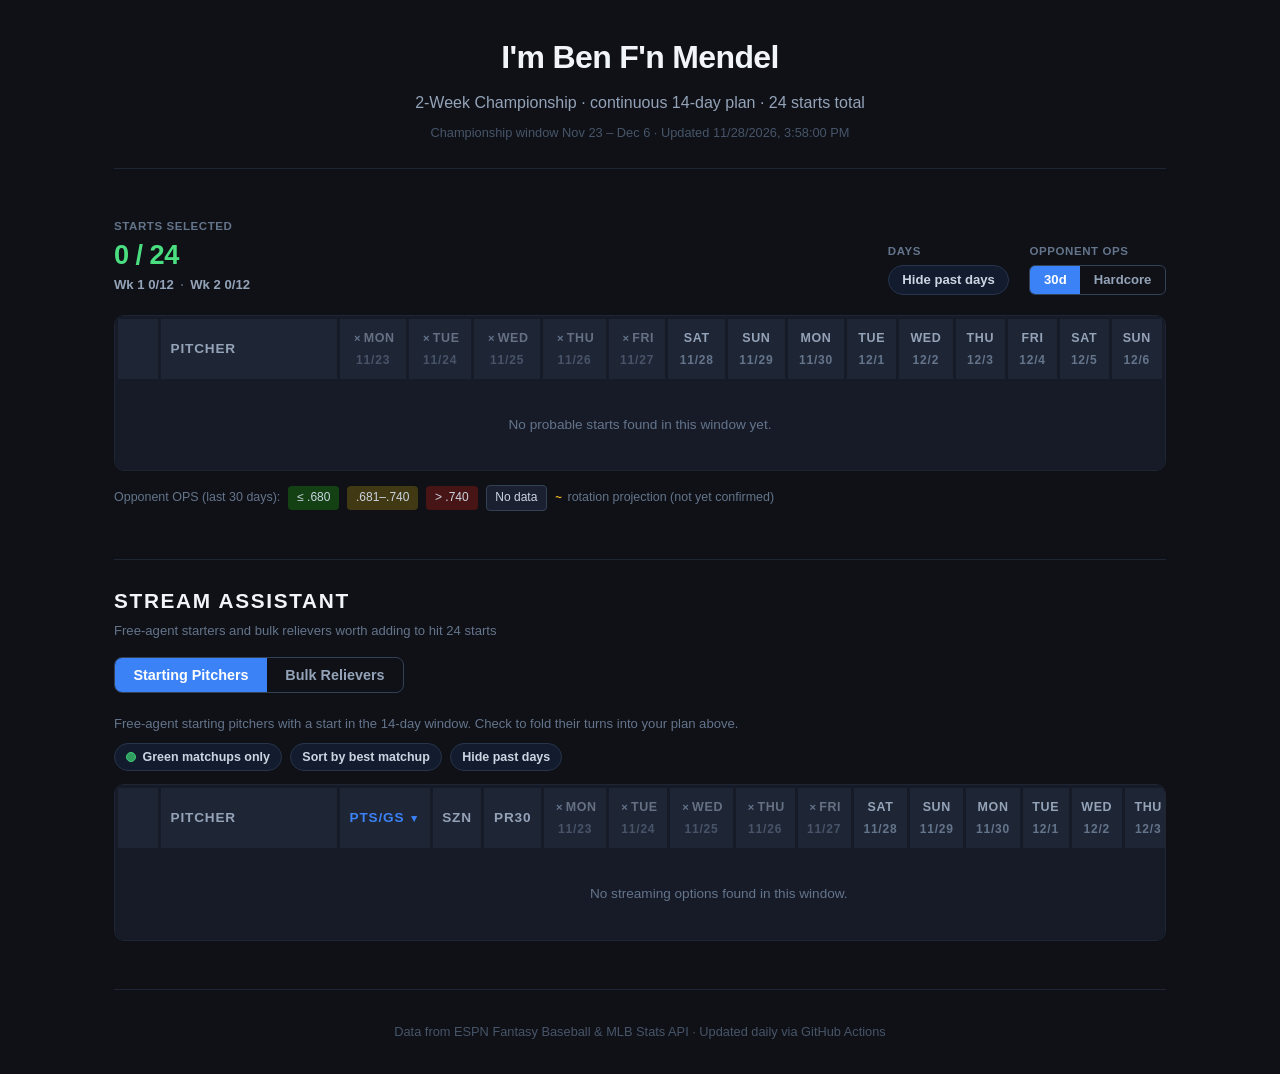
<file: docs/championship/index.html>
<!DOCTYPE html>
<html lang="en">
<head>
  <meta charset="UTF-8" />
  <meta name="viewport" content="width=device-width, initial-scale=1.0" />
  <title>Championship Start Planner — I'm Ben F'n Mendel</title>
  <link rel="stylesheet" href="../css/styles.css" />
  <link rel="stylesheet" href="../css/starts.css" />
  <link rel="stylesheet" href="champ.css" />
</head>
<body>
  <div class="container">
    <header>
      <h1 id="team-name">Championship Start Planner</h1>
      <p class="subtitle">2-Week Championship · continuous 14-day plan · 24 starts total</p>
      <p class="last-updated" id="last-updated"></p>
    </header>

    <section class="table-section">
      <div class="champ-controls">
        <div class="counter-block">
          <span class="control-label">Starts selected</span>
          <span id="start-counter" class="start-counter">0 / 24</span>
          <span id="week-breakdown" class="week-breakdown"></span>
        </div>

        <div class="control-cluster">
          <div class="toggle-wrap">
            <span class="control-label">Days</span>
            <button id="hidepast-toggle" class="chip-btn" type="button">Hide past days</button>
          </div>
          <div class="toggle-wrap">
            <span class="control-label">Opponent OPS</span>
            <div id="ops-mode-toggle" class="ops-mode-toggle">
              <button class="ops-toggle-btn active" data-mode="30d" title="Trailing 30-day team OPS">30d</button>
              <button class="ops-toggle-btn" data-mode="split" title="Trailing 45-day OPS, split by home/away and pitcher handedness">Hardcore</button>
            </div>
          </div>
        </div>
      </div>

      <div class="wide-table-wrapper">
        <table id="starts-table" class="starts-table champ-table">
          <thead id="starts-head"></thead>
          <tbody id="starts-body"></tbody>
        </table>
      </div>

      <p id="ops-legend-standard" class="ops-legend">
        Opponent OPS (last 30 days):
        <span class="ops-chip ops-easy">≤ .680</span>
        <span class="ops-chip ops-ok">.681–.740</span>
        <span class="ops-chip ops-tough">&gt; .740</span>
        <span class="ops-chip ops-none">No data</span>
        <span class="legend-proj"><span class="proj-dot">~</span> rotation projection (not yet confirmed)</span>
      </p>
      <p id="ops-legend-split" class="ops-legend" style="display:none;">
        Opponent OPS (45d, split by home/away &amp; vs pitcher handedness):
        <span class="ops-chip ops-easy">≤ .680</span>
        <span class="ops-chip ops-ok">.681–.740</span>
        <span class="ops-chip ops-tough">&gt; .740</span>
        <span class="ops-chip ops-none">No data</span>
        <span class="legend-proj"><span class="proj-dot">~</span> rotation projection (not yet confirmed)</span>
      </p>
    </section>

    <section class="table-section streaming-section">
      <h2 class="section-heading">Stream Assistant</h2>
      <p class="section-sub">Free-agent starters and bulk relievers worth adding to hit 24 starts</p>

      <div id="stream-content">
        <div class="stream-tab-toggle" id="stream-tab-toggle">
          <button class="stream-tab-btn active" data-tab="starters">Starting Pitchers</button>
          <button class="stream-tab-btn" data-tab="relievers">Bulk Relievers</button>
        </div>

        <div id="stream-pane-starters" class="stream-pane">
          <p class="section-sub">Free-agent starting pitchers with a start in the 14-day window. Check to fold their turns into your plan above.</p>
          <div class="stream-filter-bar">
            <button id="stream-green-toggle" class="stream-filter-btn" type="button">
              <span class="green-dot"></span> Green matchups only
            </button>
            <button id="stream-best-toggle" class="stream-filter-btn" type="button">Sort by best matchup</button>
            <button id="stream-hidepast-toggle" class="stream-filter-btn" type="button">Hide past days</button>
          </div>
          <div class="wide-table-wrapper">
            <table id="streaming-table">
              <thead id="streaming-head"></thead>
              <tbody id="streaming-body"></tbody>
            </table>
          </div>
        </div>

        <div id="stream-pane-relievers" class="stream-pane" style="display:none;">
          <p class="section-sub">Overlooked multi-inning free-agent relievers, ranked by points per inning. &ldquo;Due&rdquo; = at or past their usual rest between outings.</p>
          <div class="wide-table-wrapper">
            <table id="reliever-table">
              <thead id="reliever-head"></thead>
              <tbody id="reliever-body"></tbody>
            </table>
          </div>
          <p class="reliever-note" id="reliever-note"></p>
        </div>
      </div>
    </section>

    <footer>
      <p>Data from ESPN Fantasy Baseball &amp; MLB Stats API · Updated daily via GitHub Actions</p>
    </footer>
  </div>

  <script src="app.js"></script>
</body>
</html>
</file>
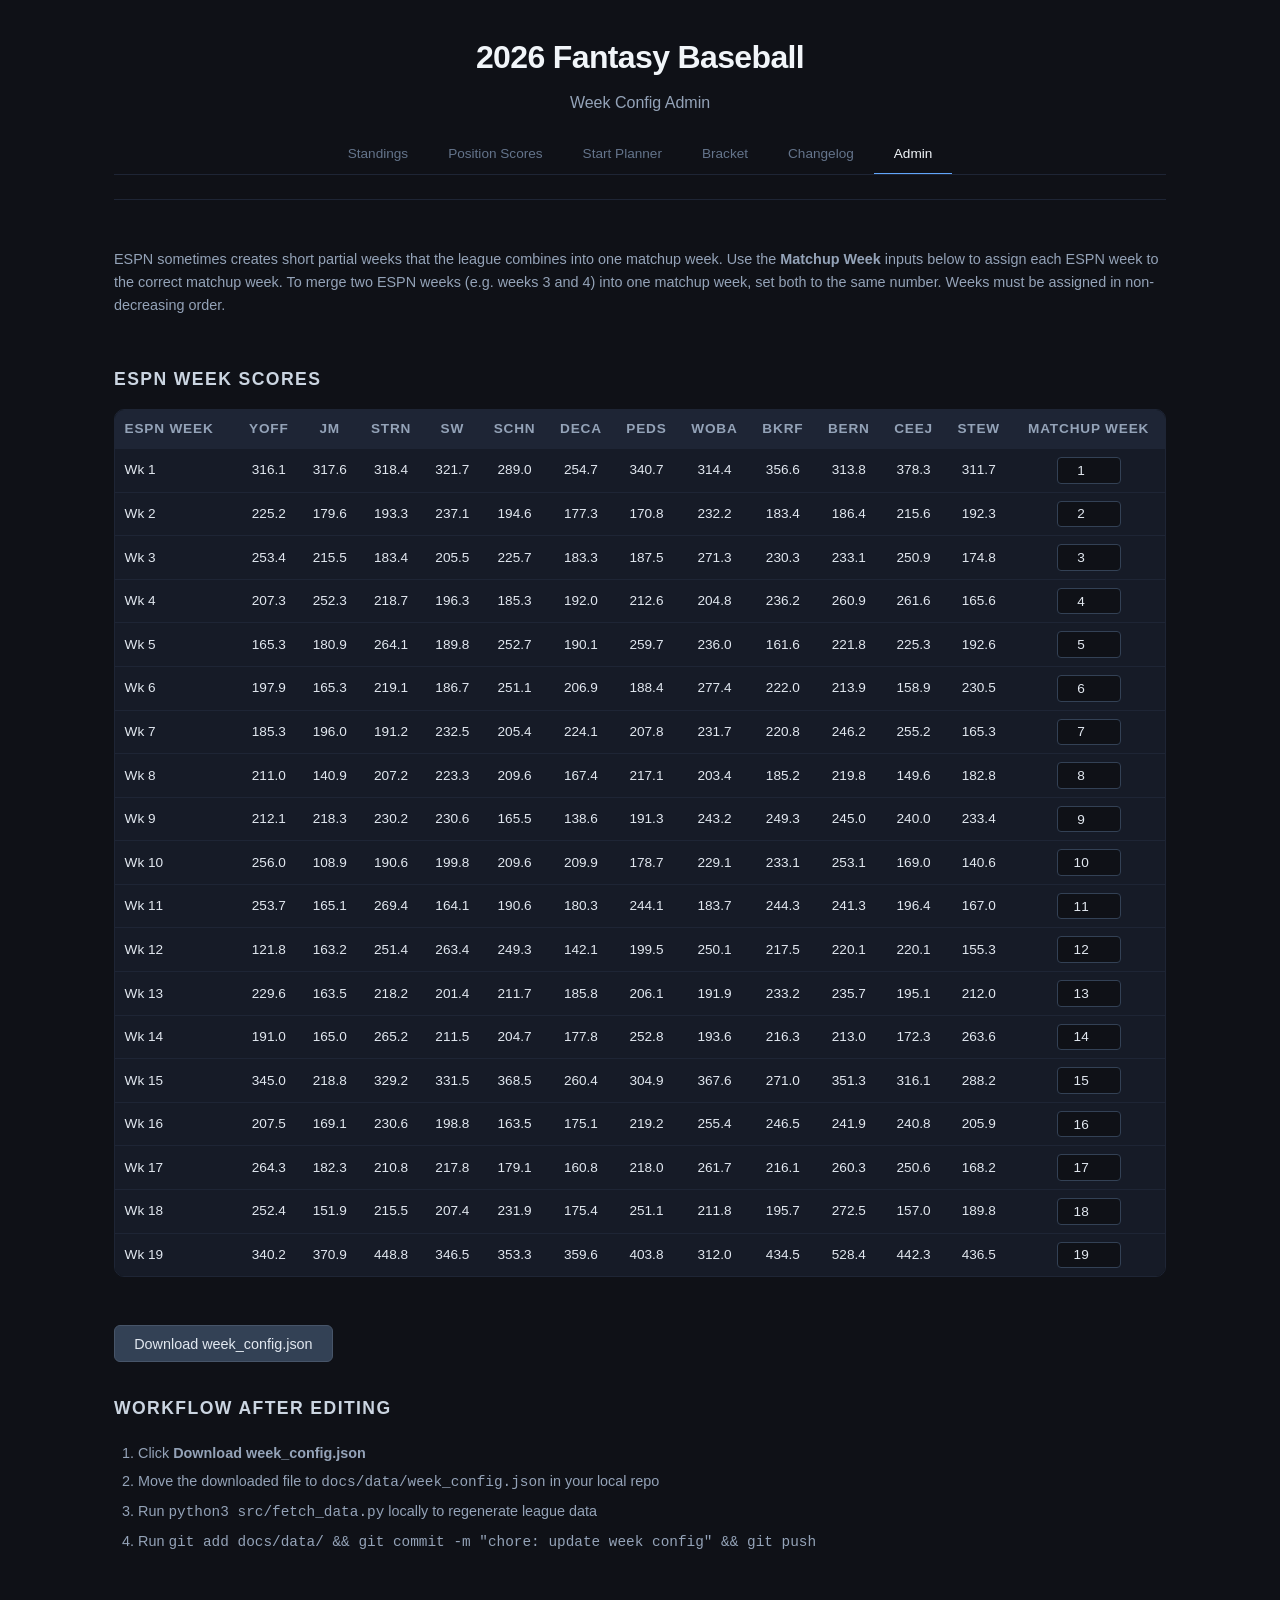
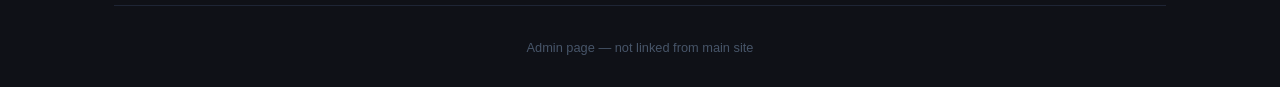
<file: docs/admin.html>
<!DOCTYPE html>
<html lang="en">
<head>
  <meta charset="UTF-8" />
  <meta name="viewport" content="width=device-width, initial-scale=1.0" />
  <title>Admin — Week Config</title>
  <link rel="stylesheet" href="css/styles.css" />
</head>
<body>
  <div class="container">
    <header>
      <h1>2026 Fantasy Baseball</h1>
      <p class="subtitle">Week Config Admin</p>
      <nav class="header-nav">
        <a href="index.html" class="nav-link">Standings</a>
        <a href="position.html" class="nav-link">Position Scores</a>
        <a href="starts.html" class="nav-link">Start Planner</a>
        <a href="bracket.html" class="nav-link">Bracket</a>
        <a href="changelog.html" class="nav-link">Changelog</a>
        <a href="admin.html" class="nav-link active">Admin</a>
      </nav>
    </header>

    <section>
      <p class="admin-instructions">
        ESPN sometimes creates short partial weeks that the league combines into one matchup week.
        Use the <strong>Matchup Week</strong> inputs below to assign each ESPN week to the correct matchup week.
        To merge two ESPN weeks (e.g. weeks 3 and 4) into one matchup week, set both to the same number.
        Weeks must be assigned in non-decreasing order.
      </p>
    </section>

    <section class="table-section">
      <h2>ESPN Week Scores</h2>
      <div id="admin-error" style="color:#f87171;display:none;margin-bottom:1rem;"></div>
      <div class="wide-table-wrapper">
        <table id="admin-table">
          <thead id="admin-head"></thead>
          <tbody id="admin-body"></tbody>
        </table>
      </div>
    </section>

    <div class="admin-actions">
      <button id="download-btn" class="btn">Download week_config.json</button>
    </div>

    <section class="admin-instructions-section">
      <h2>Workflow After Editing</h2>
      <ol>
        <li>Click <strong>Download week_config.json</strong></li>
        <li>Move the downloaded file to <code>docs/data/week_config.json</code> in your local repo</li>
        <li>Run <code>python3 src/fetch_data.py</code> locally to regenerate league data</li>
        <li>Run <code>git add docs/data/ &amp;&amp; git commit -m "chore: update week config" &amp;&amp; git push</code></li>
      </ol>
    </section>

    <footer>
      <p>Admin page — not linked from main site</p>
    </footer>
  </div>

  <script src="js/admin.js"></script>
</body>
</html>
</file>
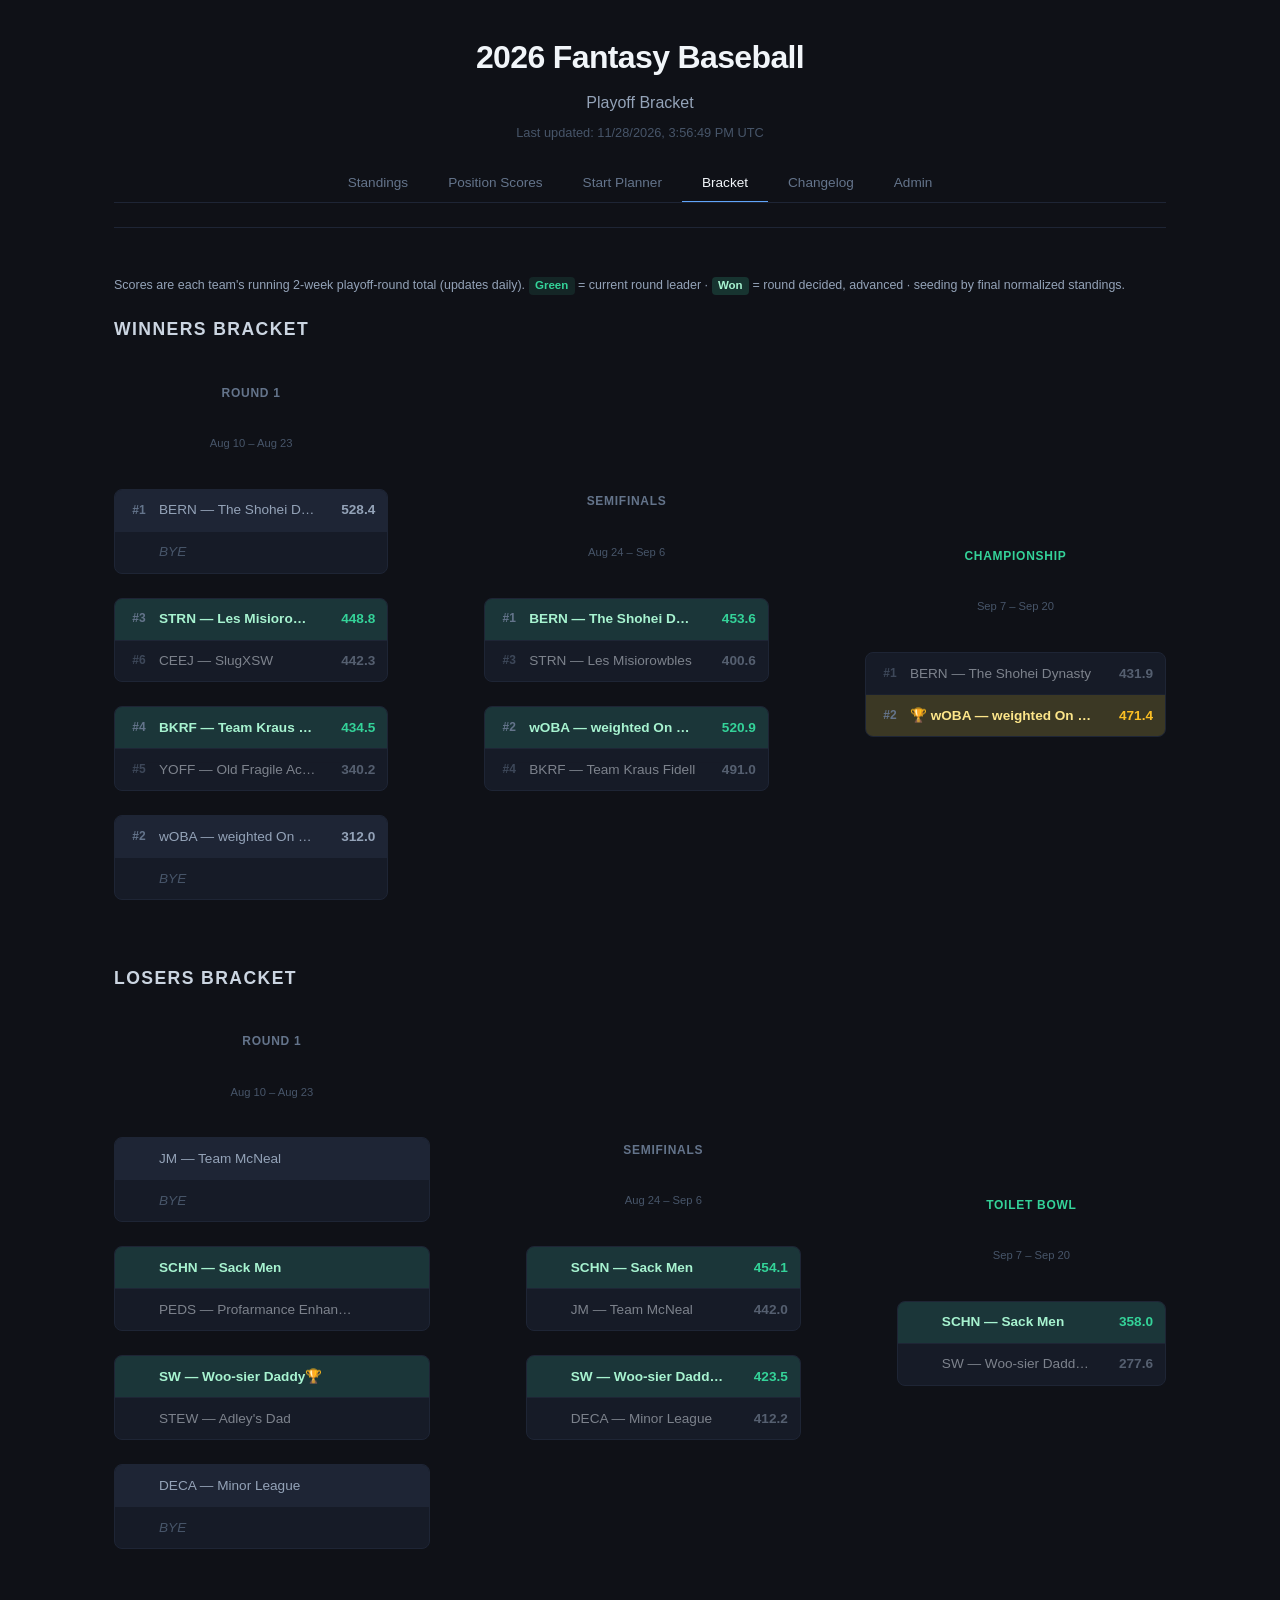
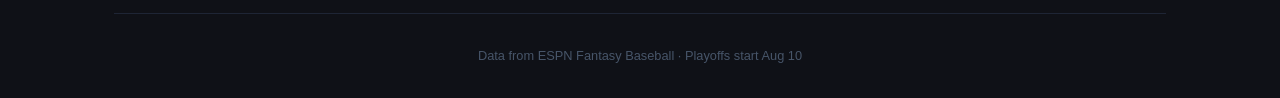
<file: docs/bracket.html>
<!DOCTYPE html>
<html lang="en">
<head>
  <meta charset="UTF-8" />
  <meta name="viewport" content="width=device-width, initial-scale=1.0" />
  <title>Playoff Bracket — 2026 Fantasy Baseball</title>
  <link rel="stylesheet" href="css/styles.css" />
  <link rel="stylesheet" href="css/bracket.css" />
</head>
<body>
  <div class="container">
    <header>
      <h1>2026 Fantasy Baseball</h1>
      <p class="subtitle">Playoff Bracket</p>
      <p class="last-updated" id="last-updated"></p>
      <nav class="header-nav">
        <a href="index.html" class="nav-link">Standings</a>
        <a href="position.html" class="nav-link">Position Scores</a>
        <a href="starts.html" class="nav-link">Start Planner</a>
        <a href="bracket.html" class="nav-link active">Bracket</a>
        <a href="changelog.html" class="nav-link">Changelog</a>
        <a href="admin.html" class="nav-link">Admin</a>
      </nav>
    </header>

    <p class="bracket-legend">
      Scores are each team's running 2-week playoff-round total (updates daily).
      <span class="legend-chip legend-leading">Green</span> = current round leader ·
      <span class="legend-chip legend-winner">Won</span> = round decided, advanced ·
      seeding by final normalized standings.
    </p>

    <section class="bracket-section">
      <h2>Winners Bracket</h2>
      <div class="bracket" id="winners-bracket"></div>
    </section>

    <section class="bracket-section">
      <h2>Losers Bracket</h2>
      <div class="bracket" id="losers-bracket"></div>
    </section>

    <footer>
      <p>Data from ESPN Fantasy Baseball · Playoffs start Aug 10</p>
    </footer>
  </div>

  <script src="js/bracket.js"></script>
</body>
</html>
</file>
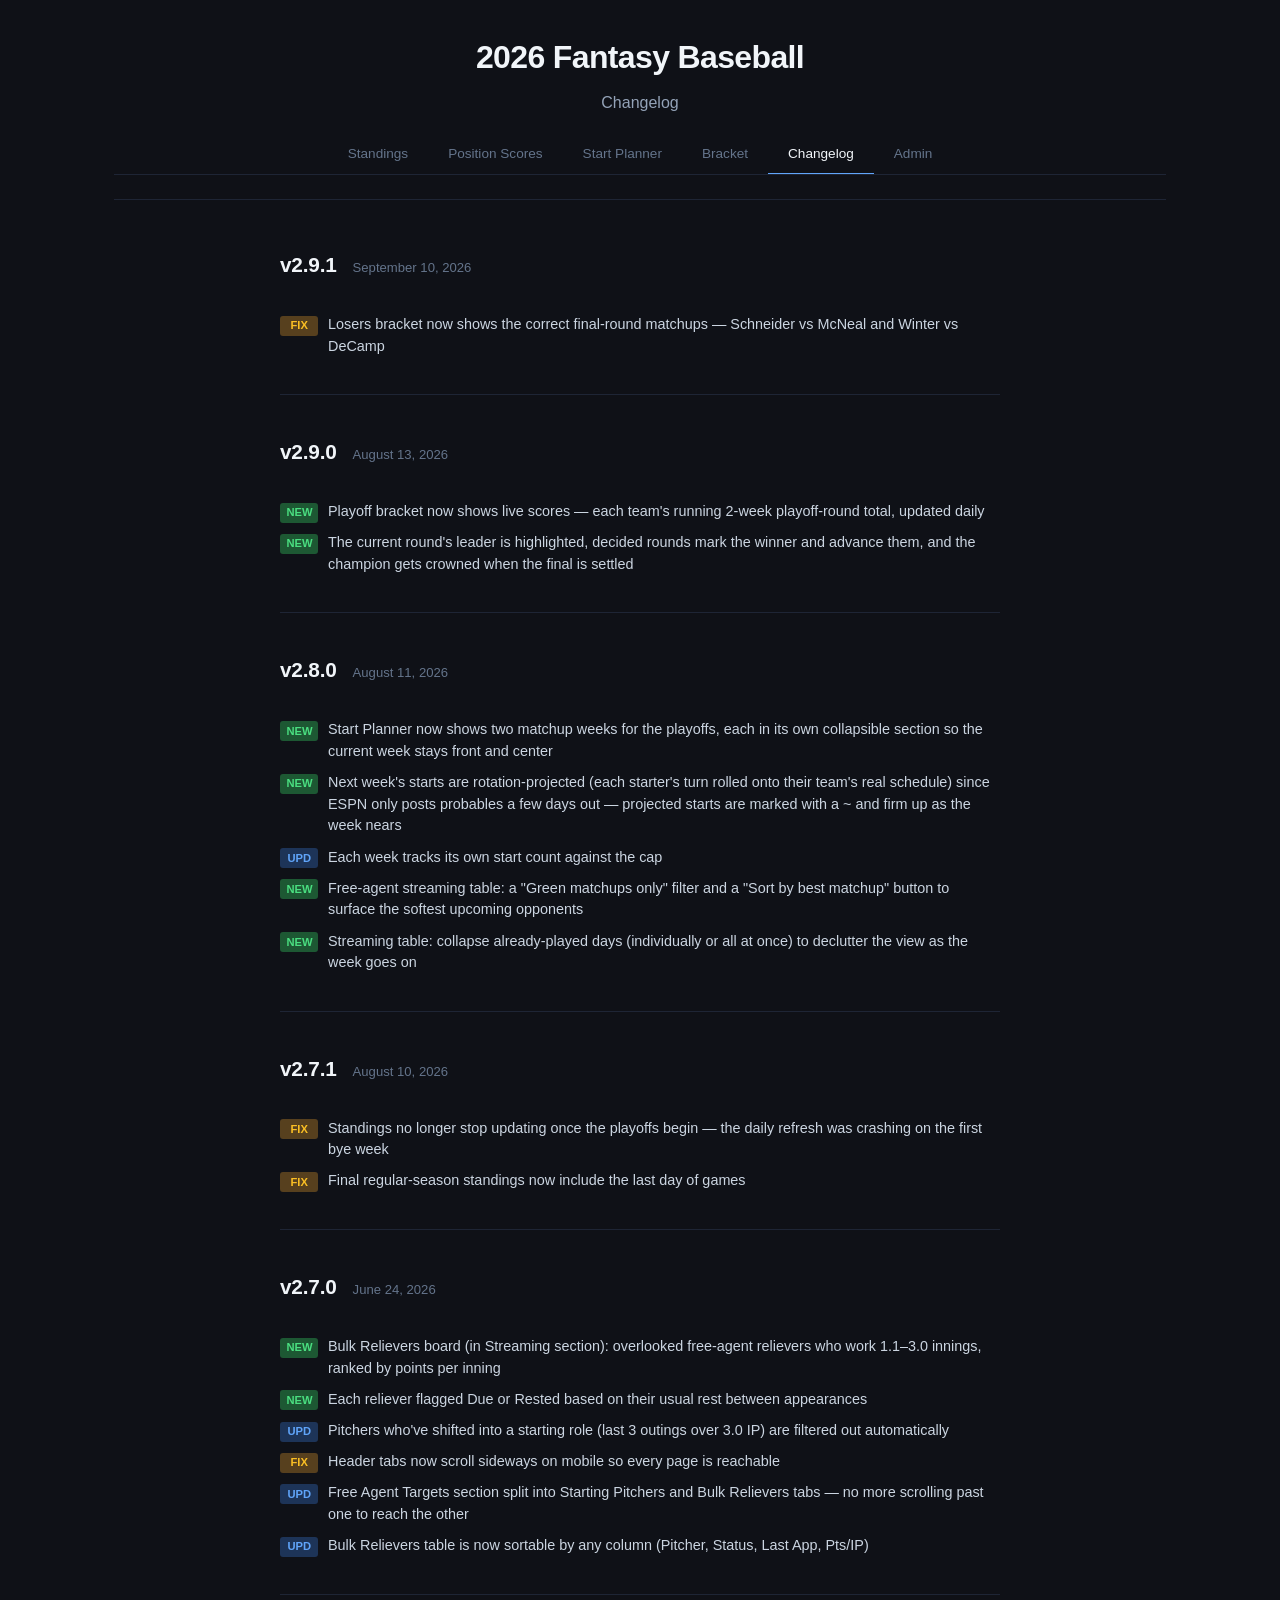
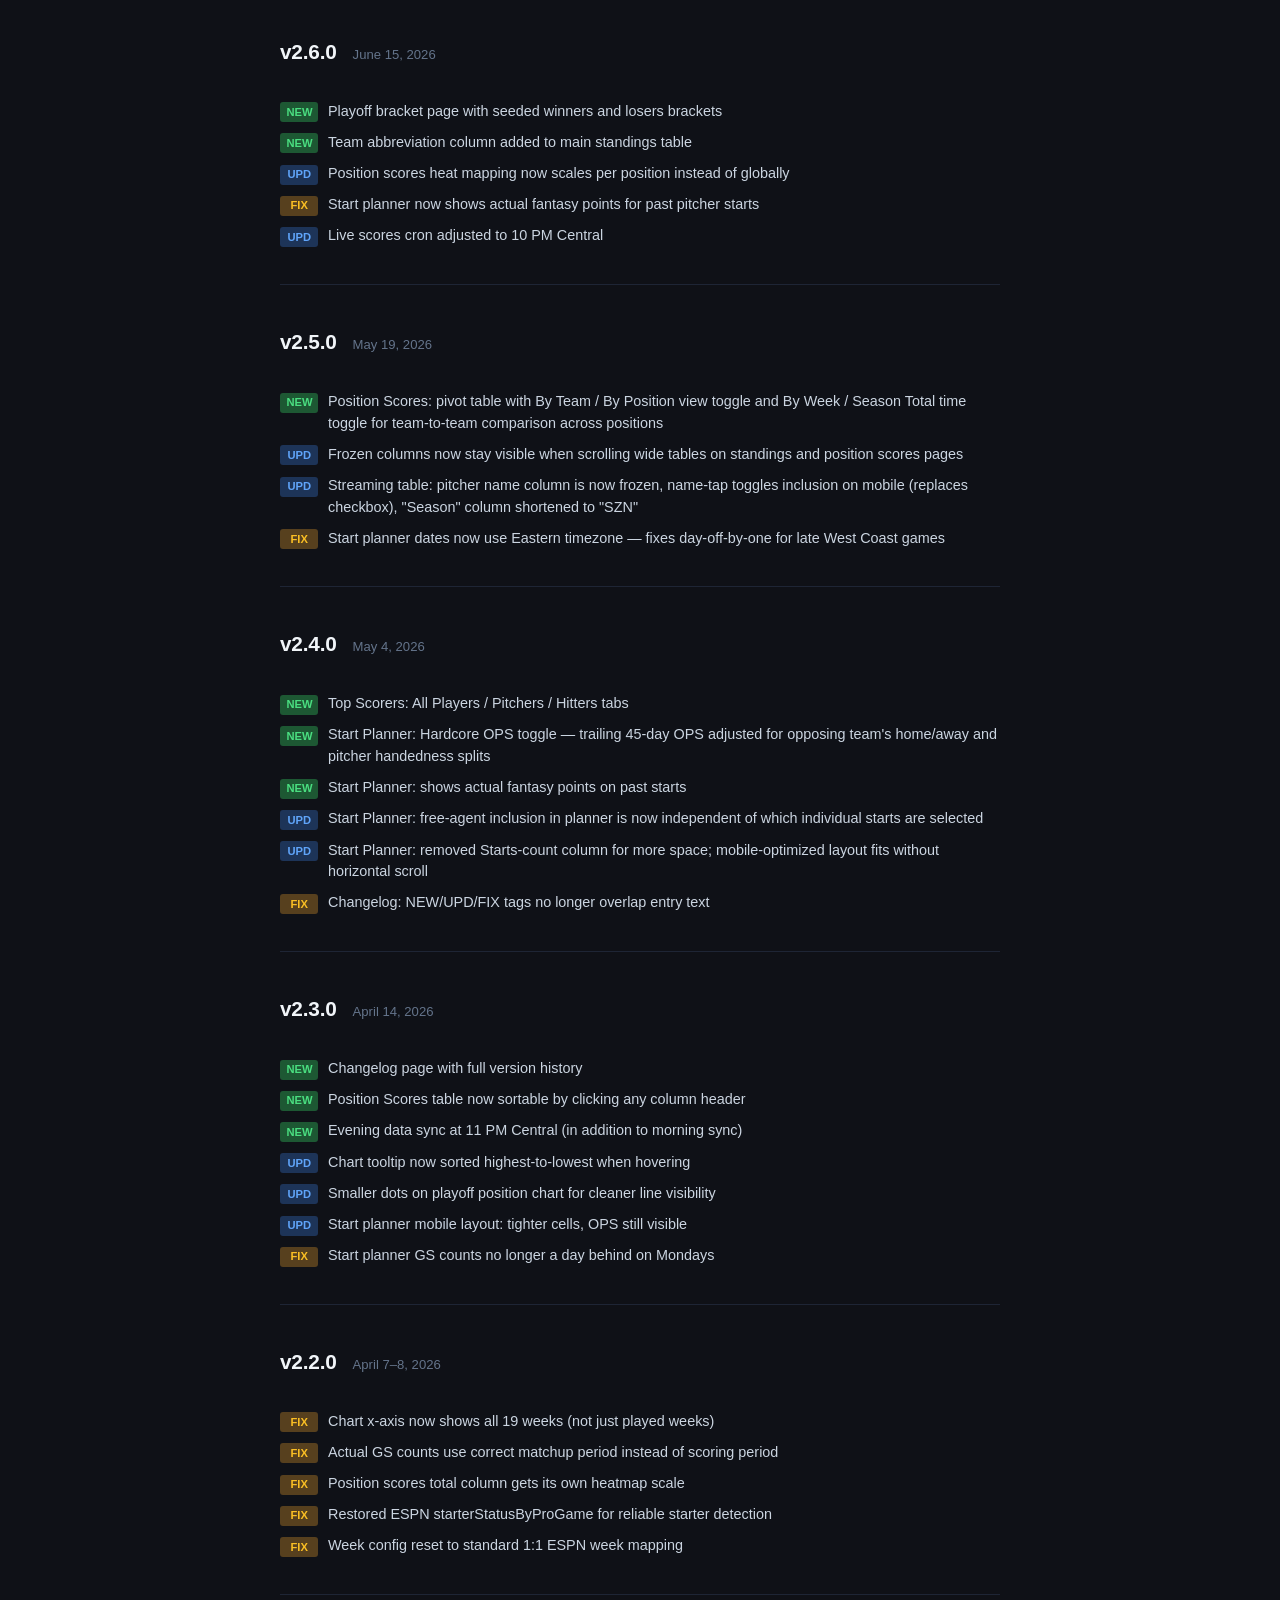
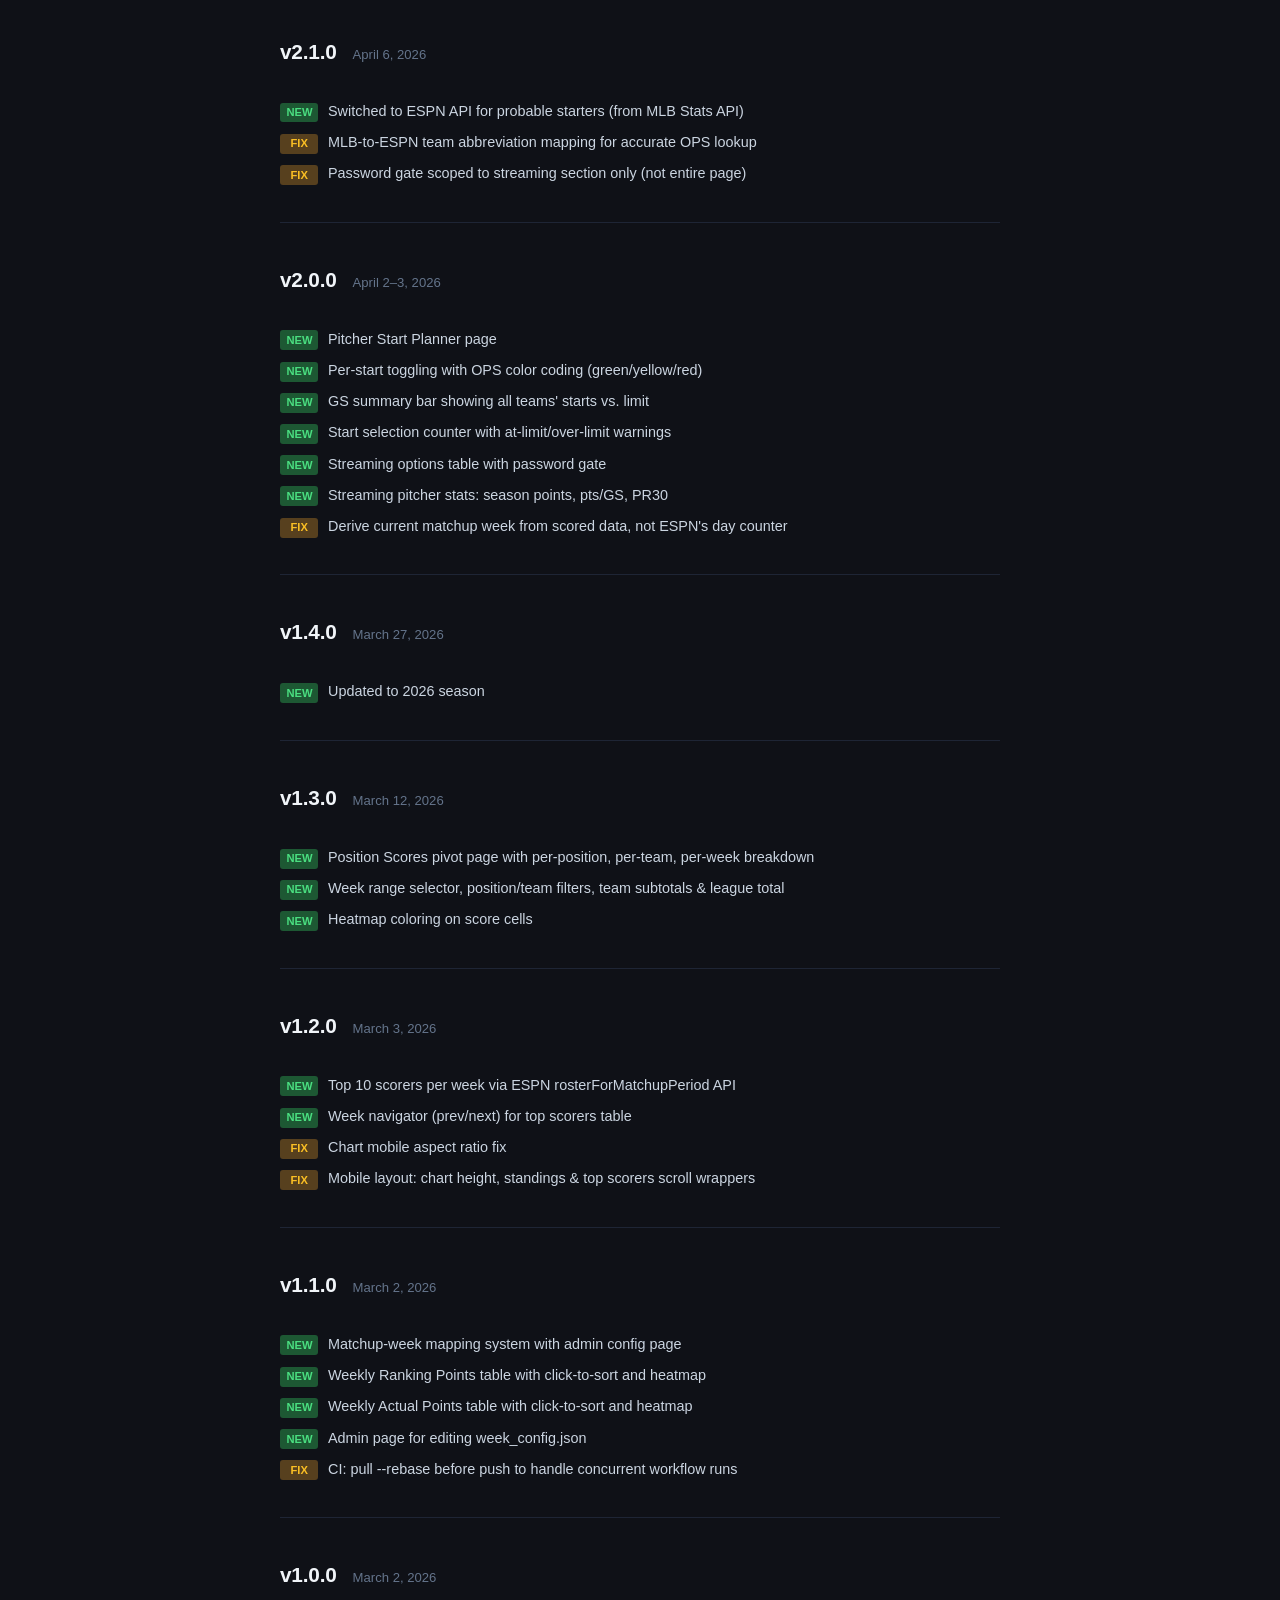
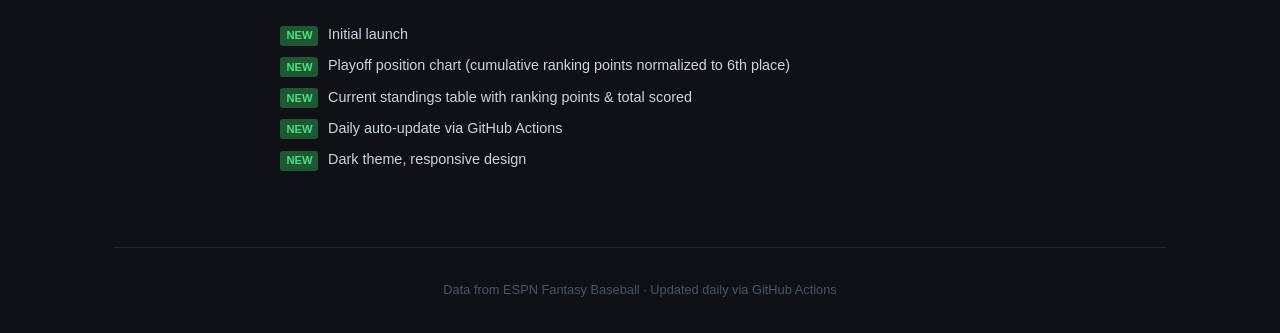
<file: docs/changelog.html>
<!DOCTYPE html>
<html lang="en">
<head>
  <meta charset="UTF-8" />
  <meta name="viewport" content="width=device-width, initial-scale=1.0" />
  <title>Changelog — 2026 Fantasy Baseball</title>
  <link rel="stylesheet" href="css/styles.css" />
  <link rel="stylesheet" href="css/changelog.css" />
</head>
<body>
  <div class="container">
    <header>
      <h1>2026 Fantasy Baseball</h1>
      <p class="subtitle">Changelog</p>
      <nav class="header-nav">
        <a href="index.html" class="nav-link">Standings</a>
        <a href="position.html" class="nav-link">Position Scores</a>
        <a href="starts.html" class="nav-link">Start Planner</a>
        <a href="bracket.html" class="nav-link">Bracket</a>
        <a href="changelog.html" class="nav-link active">Changelog</a>
        <a href="admin.html" class="nav-link">Admin</a>
      </nav>
    </header>

    <section class="changelog">

      <article class="version">
        <div class="version-header">
          <h2>v2.9.1</h2>
          <time>September 10, 2026</time>
        </div>
        <ul>
          <li class="fix">Losers bracket now shows the correct final-round matchups — Schneider vs McNeal and Winter vs DeCamp</li>
        </ul>
      </article>

      <article class="version">
        <div class="version-header">
          <h2>v2.9.0</h2>
          <time>August 13, 2026</time>
        </div>
        <ul>
          <li class="feat">Playoff bracket now shows live scores — each team's running 2-week playoff-round total, updated daily</li>
          <li class="feat">The current round's leader is highlighted, decided rounds mark the winner and advance them, and the champion gets crowned when the final is settled</li>
        </ul>
      </article>

      <article class="version">
        <div class="version-header">
          <h2>v2.8.0</h2>
          <time>August 11, 2026</time>
        </div>
        <ul>
          <li class="feat">Start Planner now shows two matchup weeks for the playoffs, each in its own collapsible section so the current week stays front and center</li>
          <li class="feat">Next week's starts are rotation-projected (each starter's turn rolled onto their team's real schedule) since ESPN only posts probables a few days out — projected starts are marked with a ~ and firm up as the week nears</li>
          <li class="improve">Each week tracks its own start count against the cap</li>
          <li class="feat">Free-agent streaming table: a "Green matchups only" filter and a "Sort by best matchup" button to surface the softest upcoming opponents</li>
          <li class="feat">Streaming table: collapse already-played days (individually or all at once) to declutter the view as the week goes on</li>
        </ul>
      </article>

      <article class="version">
        <div class="version-header">
          <h2>v2.7.1</h2>
          <time>August 10, 2026</time>
        </div>
        <ul>
          <li class="fix">Standings no longer stop updating once the playoffs begin — the daily refresh was crashing on the first bye week</li>
          <li class="fix">Final regular-season standings now include the last day of games</li>
        </ul>
      </article>

      <article class="version">
        <div class="version-header">
          <h2>v2.7.0</h2>
          <time>June 24, 2026</time>
        </div>
        <ul>
          <li class="feat">Bulk Relievers board (in Streaming section): overlooked free-agent relievers who work 1.1–3.0 innings, ranked by points per inning</li>
          <li class="feat">Each reliever flagged Due or Rested based on their usual rest between appearances</li>
          <li class="improve">Pitchers who've shifted into a starting role (last 3 outings over 3.0 IP) are filtered out automatically</li>
          <li class="fix">Header tabs now scroll sideways on mobile so every page is reachable</li>
          <li class="improve">Free Agent Targets section split into Starting Pitchers and Bulk Relievers tabs — no more scrolling past one to reach the other</li>
          <li class="improve">Bulk Relievers table is now sortable by any column (Pitcher, Status, Last App, Pts/IP)</li>
        </ul>
      </article>

      <article class="version">
        <div class="version-header">
          <h2>v2.6.0</h2>
          <time>June 15, 2026</time>
        </div>
        <ul>
          <li class="feat">Playoff bracket page with seeded winners and losers brackets</li>
          <li class="feat">Team abbreviation column added to main standings table</li>
          <li class="improve">Position scores heat mapping now scales per position instead of globally</li>
          <li class="fix">Start planner now shows actual fantasy points for past pitcher starts</li>
          <li class="improve">Live scores cron adjusted to 10 PM Central</li>
        </ul>
      </article>

      <article class="version">
        <div class="version-header">
          <h2>v2.5.0</h2>
          <time>May 19, 2026</time>
        </div>
        <ul>
          <li class="feat">Position Scores: pivot table with By Team / By Position view toggle and By Week / Season Total time toggle for team-to-team comparison across positions</li>
          <li class="improve">Frozen columns now stay visible when scrolling wide tables on standings and position scores pages</li>
          <li class="improve">Streaming table: pitcher name column is now frozen, name-tap toggles inclusion on mobile (replaces checkbox), "Season" column shortened to "SZN"</li>
          <li class="fix">Start planner dates now use Eastern timezone — fixes day-off-by-one for late West Coast games</li>
        </ul>
      </article>

      <article class="version">
        <div class="version-header">
          <h2>v2.4.0</h2>
          <time>May 4, 2026</time>
        </div>
        <ul>
          <li class="feat">Top Scorers: All Players / Pitchers / Hitters tabs</li>
          <li class="feat">Start Planner: Hardcore OPS toggle — trailing 45-day OPS adjusted for opposing team's home/away and pitcher handedness splits</li>
          <li class="feat">Start Planner: shows actual fantasy points on past starts</li>
          <li class="improve">Start Planner: free-agent inclusion in planner is now independent of which individual starts are selected</li>
          <li class="improve">Start Planner: removed Starts-count column for more space; mobile-optimized layout fits without horizontal scroll</li>
          <li class="fix">Changelog: NEW/UPD/FIX tags no longer overlap entry text</li>
        </ul>
      </article>

      <article class="version">
        <div class="version-header">
          <h2>v2.3.0</h2>
          <time>April 14, 2026</time>
        </div>
        <ul>
          <li class="feat">Changelog page with full version history</li>
          <li class="feat">Position Scores table now sortable by clicking any column header</li>
          <li class="feat">Evening data sync at 11 PM Central (in addition to morning sync)</li>
          <li class="improve">Chart tooltip now sorted highest-to-lowest when hovering</li>
          <li class="improve">Smaller dots on playoff position chart for cleaner line visibility</li>
          <li class="improve">Start planner mobile layout: tighter cells, OPS still visible</li>
          <li class="fix">Start planner GS counts no longer a day behind on Mondays</li>
        </ul>
      </article>

      <article class="version">
        <div class="version-header">
          <h2>v2.2.0</h2>
          <time>April 7–8, 2026</time>
        </div>
        <ul>
          <li class="fix">Chart x-axis now shows all 19 weeks (not just played weeks)</li>
          <li class="fix">Actual GS counts use correct matchup period instead of scoring period</li>
          <li class="fix">Position scores total column gets its own heatmap scale</li>
          <li class="fix">Restored ESPN starterStatusByProGame for reliable starter detection</li>
          <li class="fix">Week config reset to standard 1:1 ESPN week mapping</li>
        </ul>
      </article>

      <article class="version">
        <div class="version-header">
          <h2>v2.1.0</h2>
          <time>April 6, 2026</time>
        </div>
        <ul>
          <li class="feat">Switched to ESPN API for probable starters (from MLB Stats API)</li>
          <li class="fix">MLB-to-ESPN team abbreviation mapping for accurate OPS lookup</li>
          <li class="fix">Password gate scoped to streaming section only (not entire page)</li>
        </ul>
      </article>

      <article class="version">
        <div class="version-header">
          <h2>v2.0.0</h2>
          <time>April 2–3, 2026</time>
        </div>
        <ul>
          <li class="feat">Pitcher Start Planner page</li>
          <li class="feat">Per-start toggling with OPS color coding (green/yellow/red)</li>
          <li class="feat">GS summary bar showing all teams' starts vs. limit</li>
          <li class="feat">Start selection counter with at-limit/over-limit warnings</li>
          <li class="feat">Streaming options table with password gate</li>
          <li class="feat">Streaming pitcher stats: season points, pts/GS, PR30</li>
          <li class="fix">Derive current matchup week from scored data, not ESPN's day counter</li>
        </ul>
      </article>

      <article class="version">
        <div class="version-header">
          <h2>v1.4.0</h2>
          <time>March 27, 2026</time>
        </div>
        <ul>
          <li class="feat">Updated to 2026 season</li>
        </ul>
      </article>

      <article class="version">
        <div class="version-header">
          <h2>v1.3.0</h2>
          <time>March 12, 2026</time>
        </div>
        <ul>
          <li class="feat">Position Scores pivot page with per-position, per-team, per-week breakdown</li>
          <li class="feat">Week range selector, position/team filters, team subtotals &amp; league total</li>
          <li class="feat">Heatmap coloring on score cells</li>
        </ul>
      </article>

      <article class="version">
        <div class="version-header">
          <h2>v1.2.0</h2>
          <time>March 3, 2026</time>
        </div>
        <ul>
          <li class="feat">Top 10 scorers per week via ESPN rosterForMatchupPeriod API</li>
          <li class="feat">Week navigator (prev/next) for top scorers table</li>
          <li class="fix">Chart mobile aspect ratio fix</li>
          <li class="fix">Mobile layout: chart height, standings &amp; top scorers scroll wrappers</li>
        </ul>
      </article>

      <article class="version">
        <div class="version-header">
          <h2>v1.1.0</h2>
          <time>March 2, 2026</time>
        </div>
        <ul>
          <li class="feat">Matchup-week mapping system with admin config page</li>
          <li class="feat">Weekly Ranking Points table with click-to-sort and heatmap</li>
          <li class="feat">Weekly Actual Points table with click-to-sort and heatmap</li>
          <li class="feat">Admin page for editing week_config.json</li>
          <li class="fix">CI: pull --rebase before push to handle concurrent workflow runs</li>
        </ul>
      </article>

      <article class="version">
        <div class="version-header">
          <h2>v1.0.0</h2>
          <time>March 2, 2026</time>
        </div>
        <ul>
          <li class="feat">Initial launch</li>
          <li class="feat">Playoff position chart (cumulative ranking points normalized to 6th place)</li>
          <li class="feat">Current standings table with ranking points &amp; total scored</li>
          <li class="feat">Daily auto-update via GitHub Actions</li>
          <li class="feat">Dark theme, responsive design</li>
        </ul>
      </article>

    </section>

    <footer>
      <p>Data from ESPN Fantasy Baseball &middot; Updated daily via GitHub Actions</p>
    </footer>
  </div>
</body>
</html>
</file>
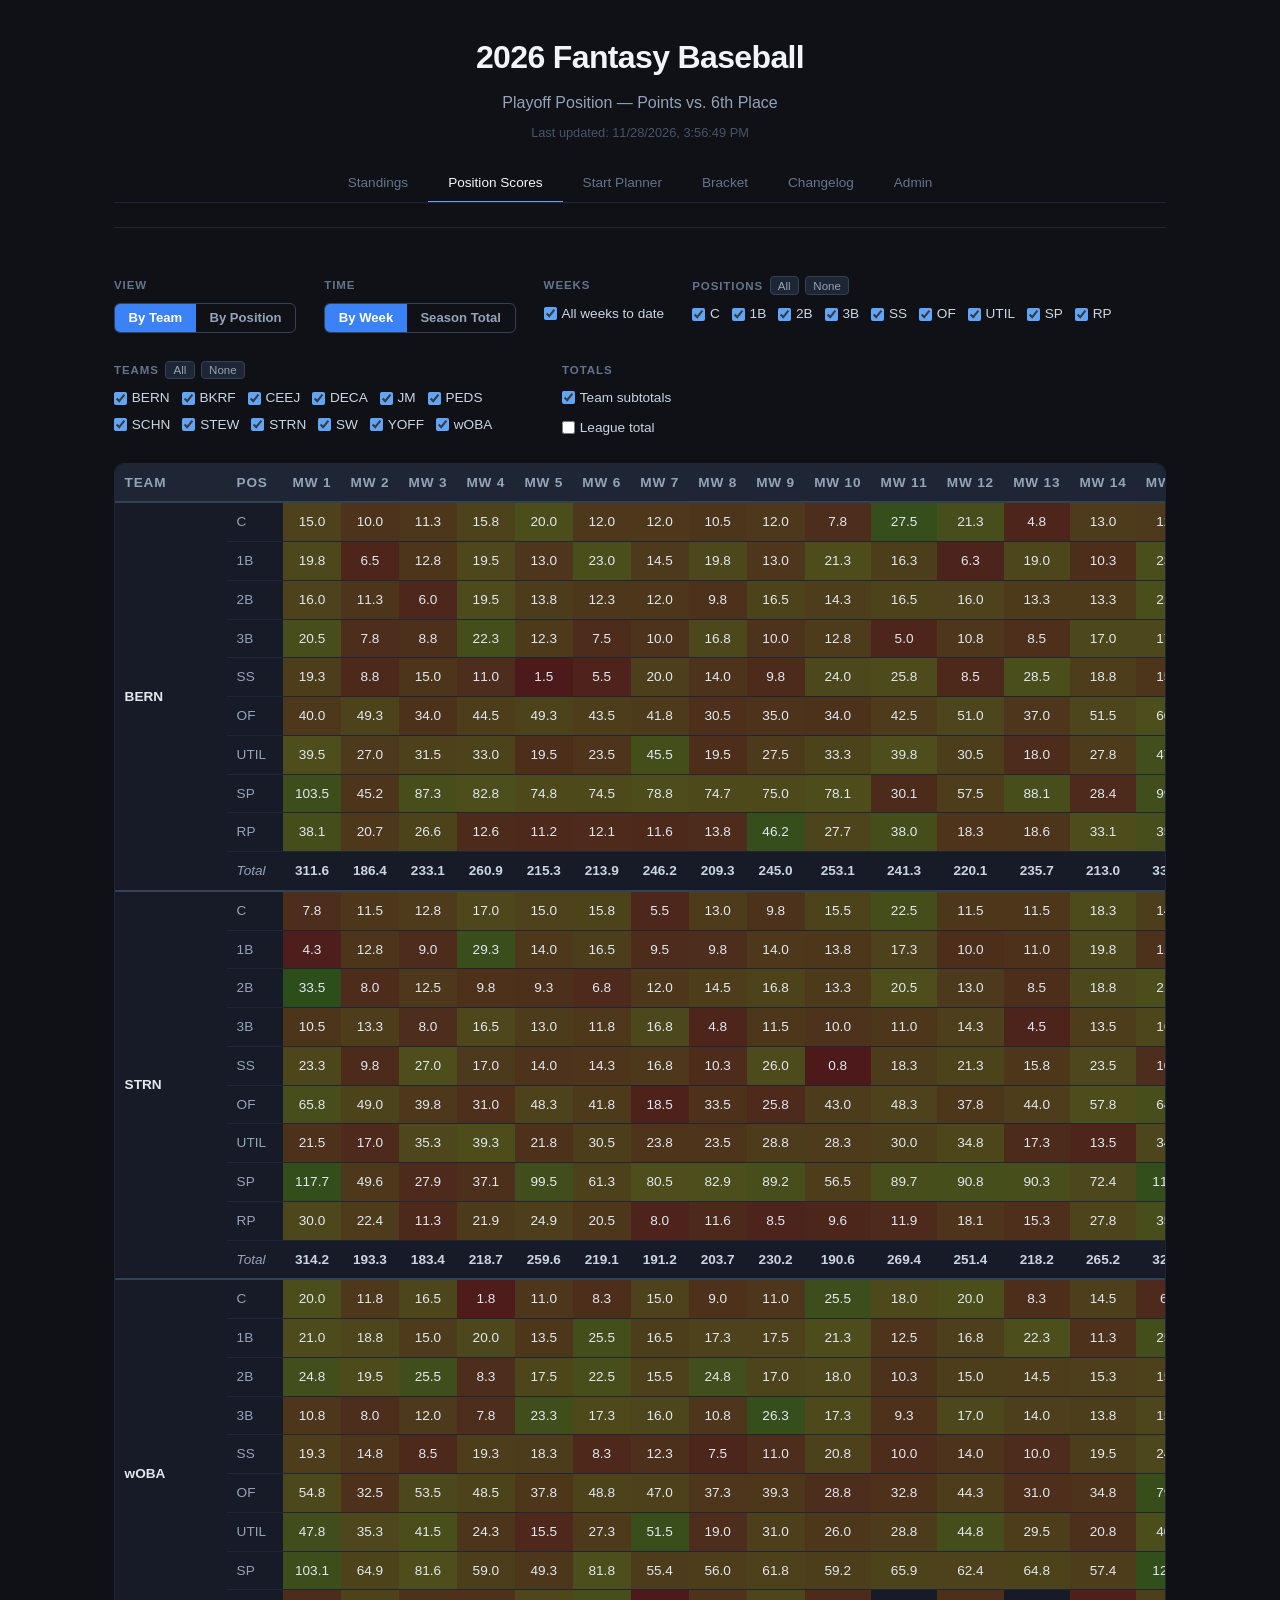
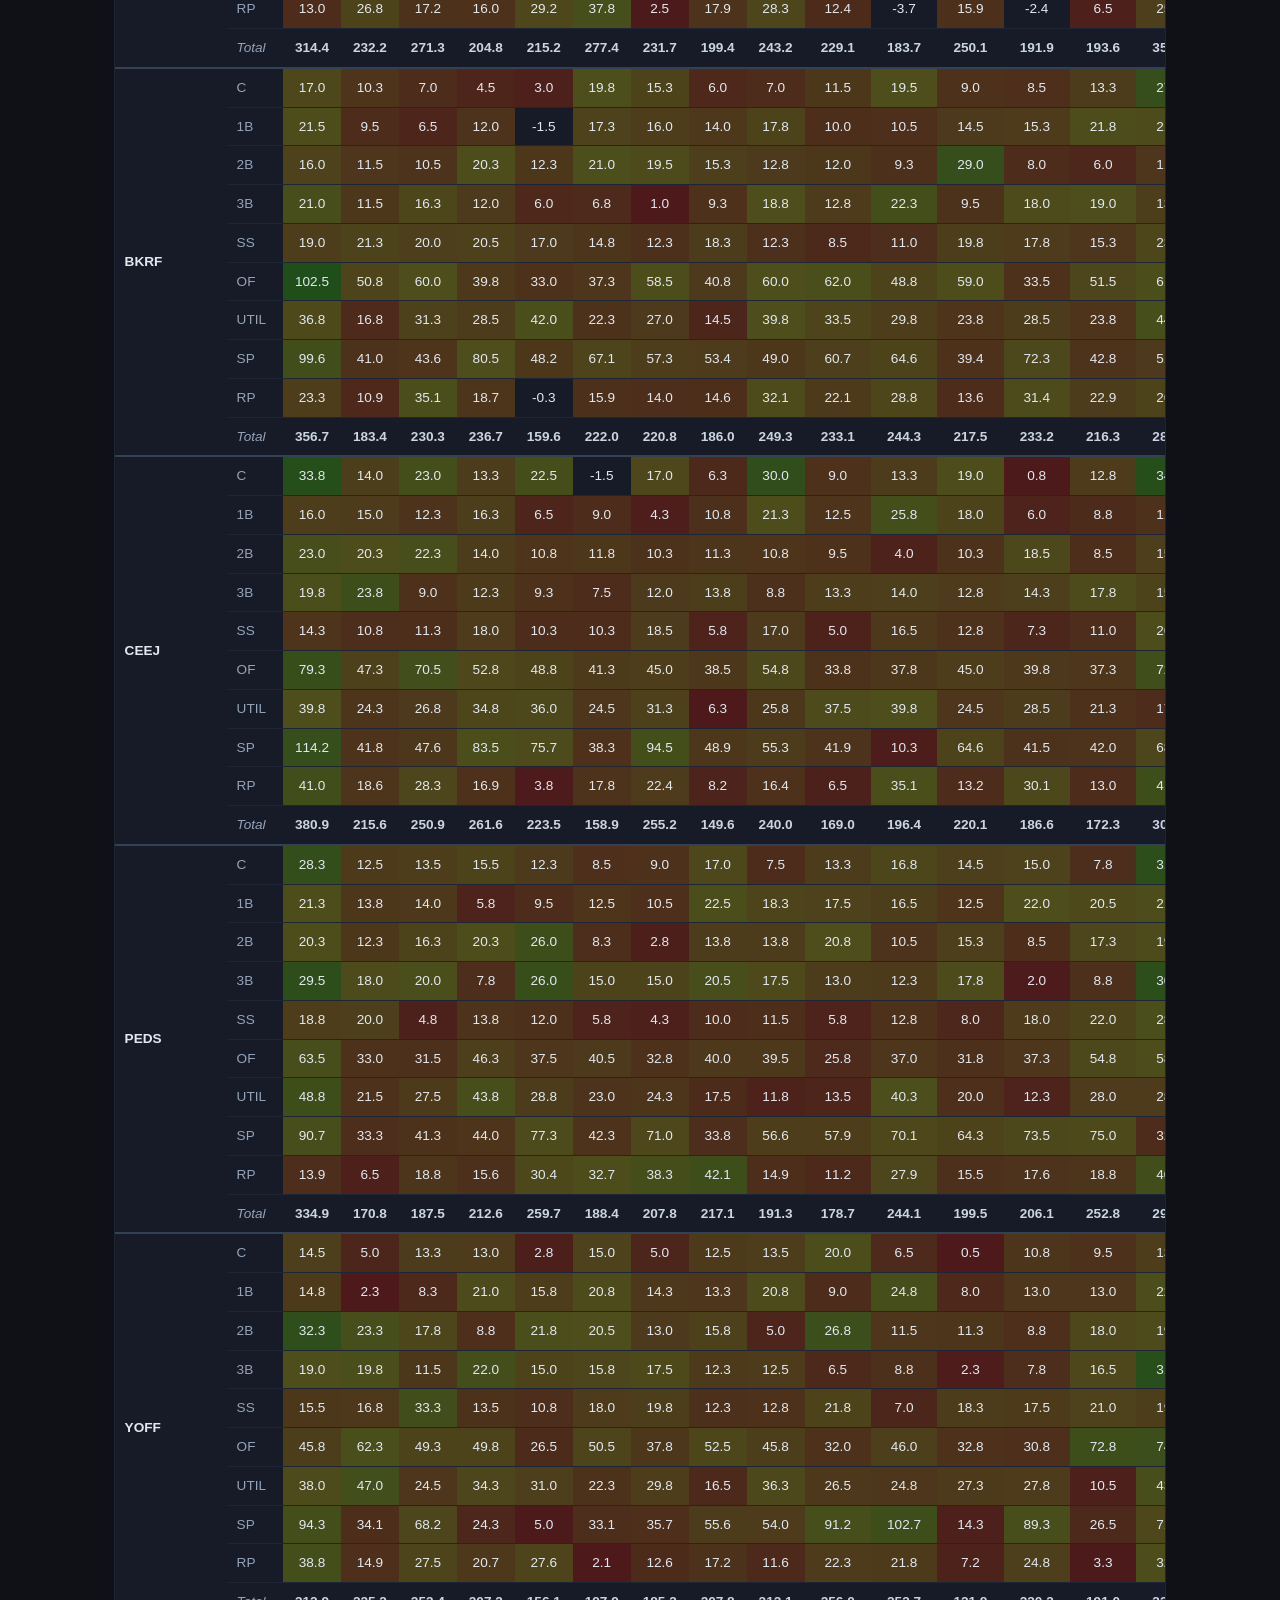
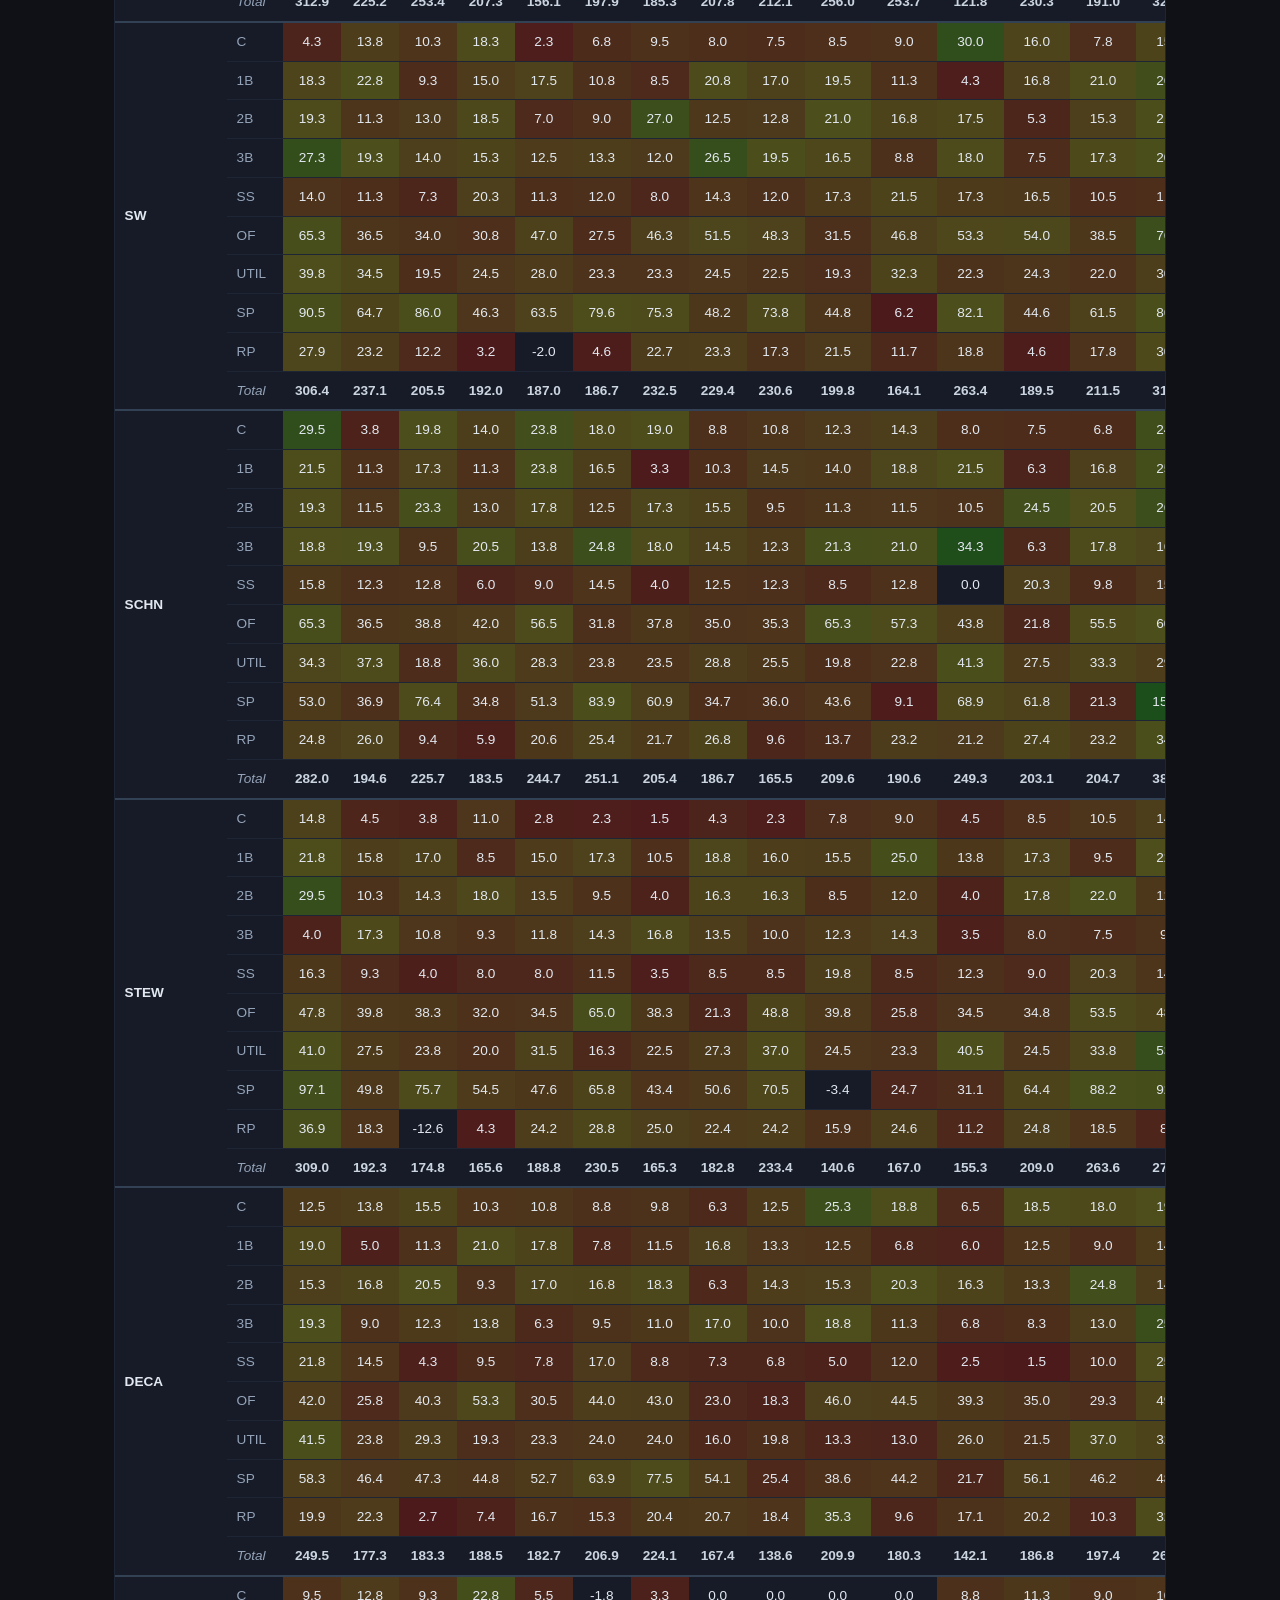
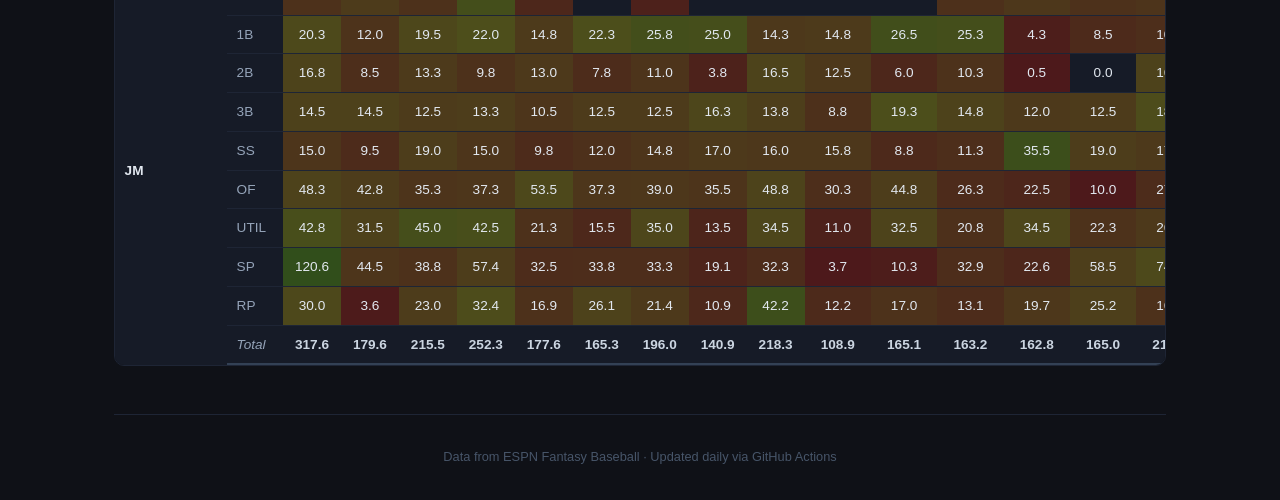
<file: docs/position.html>
<!DOCTYPE html>
<html lang="en">
<head>
  <meta charset="UTF-8" />
  <meta name="viewport" content="width=device-width, initial-scale=1.0" />
  <title>Position Scores — 2026 Fantasy Baseball</title>
  <link rel="stylesheet" href="css/styles.css" />
  <link rel="stylesheet" href="css/position.css" />
</head>
<body>
  <div class="container">
    <header>
      <h1>2026 Fantasy Baseball</h1>
      <p class="subtitle">Playoff Position — Points vs. 6th Place</p>
      <p class="last-updated" id="last-updated"></p>
      <nav class="header-nav">
        <a href="index.html" class="nav-link">Standings</a>
        <a href="position.html" class="nav-link active">Position Scores</a>
        <a href="starts.html" class="nav-link">Start Planner</a>
        <a href="bracket.html" class="nav-link">Bracket</a>
        <a href="changelog.html" class="nav-link">Changelog</a>
        <a href="admin.html" class="nav-link">Admin</a>
      </nav>
    </header>

    <section class="table-section">
      <div class="pivot-controls">

        <div class="pivot-control-group">
          <label class="control-label">View</label>
          <div id="view-toggle" class="pivot-toggle">
            <button class="pivot-toggle-btn active" data-value="byTeam">By Team</button>
            <button class="pivot-toggle-btn" data-value="byPosition">By Position</button>
          </div>
        </div>

        <div class="pivot-control-group">
          <label class="control-label">Time</label>
          <div id="time-toggle" class="pivot-toggle">
            <button class="pivot-toggle-btn active" data-value="byWeek">By Week</button>
            <button class="pivot-toggle-btn" data-value="total">Season Total</button>
          </div>
        </div>

        <div class="pivot-control-group">
          <label class="control-label">Weeks</label>
          <label class="checkbox-label all-weeks-label">
            <input type="checkbox" id="all-weeks-cb" checked />
            All weeks to date
          </label>
          <div id="week-range" class="week-range-row" style="display:none">
            <select id="start-week" class="pivot-select"></select>
            <span class="week-range-sep">to</span>
            <select id="end-week" class="pivot-select"></select>
          </div>
        </div>

        <div class="pivot-control-group">
          <div class="control-label-row">
            <label class="control-label">Positions</label>
            <button class="mini-btn" id="pos-all">All</button>
            <button class="mini-btn" id="pos-none">None</button>
          </div>
          <div class="checkbox-group" id="position-checkboxes"></div>
        </div>

        <div class="pivot-control-group">
          <div class="control-label-row">
            <label class="control-label">Teams</label>
            <button class="mini-btn" id="team-all">All</button>
            <button class="mini-btn" id="team-none">None</button>
          </div>
          <div class="checkbox-group" id="team-checkboxes"></div>
        </div>

        <div class="pivot-control-group">
          <label class="control-label">Totals</label>
          <label class="checkbox-label">
            <input type="checkbox" id="show-team-totals" checked />
            Team subtotals
          </label>
          <label class="checkbox-label">
            <input type="checkbox" id="show-league-total" />
            League total
          </label>
        </div>

      </div>

      <div class="wide-table-wrapper" id="pivot-wrapper">
        <table id="pivot-table">
          <thead id="pivot-head"></thead>
          <tbody id="pivot-body"></tbody>
        </table>
      </div>
    </section>

    <footer>
      <p>Data from ESPN Fantasy Baseball · Updated daily via GitHub Actions</p>
    </footer>
  </div>

  <script src="js/position.js"></script>
</body>
</html>
</file>
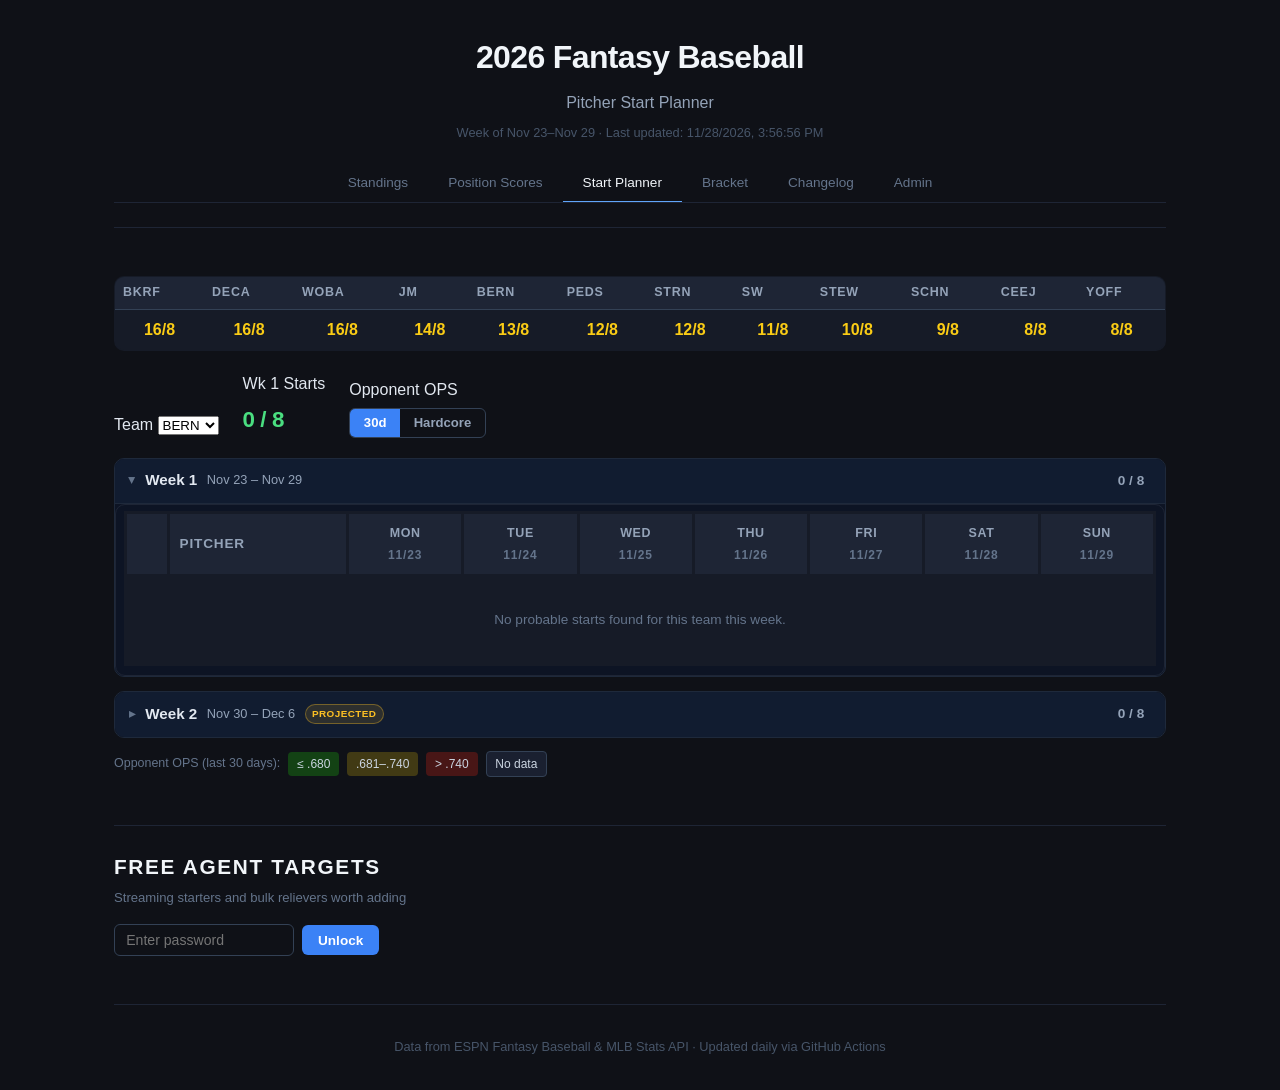
<file: docs/starts.html>
<!DOCTYPE html>
<html lang="en">
<head>
  <meta charset="UTF-8" />
  <meta name="viewport" content="width=device-width, initial-scale=1.0" />
  <title>Pitcher Starts — 2026 Fantasy Baseball</title>
  <link rel="stylesheet" href="css/styles.css" />
  <link rel="stylesheet" href="css/starts.css" />
</head>
<body>
  <div class="container">
    <header>
      <h1>2026 Fantasy Baseball</h1>
      <p class="subtitle">Pitcher Start Planner</p>
      <p class="last-updated" id="last-updated"></p>
      <nav class="header-nav">
        <a href="index.html" class="nav-link">Standings</a>
        <a href="position.html" class="nav-link">Position Scores</a>
        <a href="starts.html" class="nav-link active">Start Planner</a>
        <a href="bracket.html" class="nav-link">Bracket</a>
        <a href="changelog.html" class="nav-link">Changelog</a>
        <a href="admin.html" class="nav-link">Admin</a>
      </nav>
    </header>

    <section class="table-section">
      <div id="gs-summary" class="gs-summary"></div>

      <div class="starts-controls">
        <div class="pivot-control-group">
          <label class="control-label">Team</label>
          <select id="team-select" class="pivot-select"></select>
        </div>
        <div class="start-counter-wrap">
          <span class="control-label">Wk 1 Starts</span>
          <span id="start-counter" class="start-counter">0 / 8</span>
        </div>
        <div class="ops-mode-wrap">
          <span class="control-label">Opponent OPS</span>
          <div id="ops-mode-toggle" class="ops-mode-toggle">
            <button class="ops-toggle-btn active" data-mode="30d" title="Trailing 30-day team OPS">30d</button>
            <button class="ops-toggle-btn" data-mode="split" title="Trailing 45-day OPS, split by home/away and pitcher handedness">Hardcore</button>
          </div>
        </div>
      </div>

      <div id="starts-weeks"></div>

      <p id="ops-legend-standard" class="ops-legend">
        Opponent OPS (last 30 days):
        <span class="ops-chip ops-easy">≤ .680</span>
        <span class="ops-chip ops-ok">.681–.740</span>
        <span class="ops-chip ops-tough">&gt; .740</span>
        <span class="ops-chip ops-none">No data</span>
      </p>
      <p id="ops-legend-split" class="ops-legend" style="display:none;">
        Opponent OPS (45d, split by home/away &amp; vs pitcher handedness):
        <span class="ops-chip ops-easy">≤ .680</span>
        <span class="ops-chip ops-ok">.681–.740</span>
        <span class="ops-chip ops-tough">&gt; .740</span>
        <span class="ops-chip ops-none">No data</span>
      </p>
    </section>

    <section class="table-section streaming-section">
      <h2 class="section-heading">Free Agent Targets</h2>
      <p class="section-sub">Streaming starters and bulk relievers worth adding</p>

      <div id="stream-lock" class="stream-lock">
        <input type="password" id="pw-input" class="pw-input-inline" placeholder="Enter password" autocomplete="off" />
        <button id="pw-submit" class="pw-btn-inline">Unlock</button>
        <span id="pw-error" class="pw-error-inline"></span>
      </div>

      <div id="stream-content" style="display:none;">
        <div class="stream-tab-toggle" id="stream-tab-toggle">
          <button class="stream-tab-btn active" data-tab="starters">Starting Pitchers</button>
          <button class="stream-tab-btn" data-tab="relievers">Bulk Relievers</button>
        </div>

        <div id="stream-pane-starters" class="stream-pane">
          <p class="section-sub">Free agent starting pitchers with starts this week</p>
          <div class="stream-filter-bar">
            <button id="stream-green-toggle" class="stream-filter-btn" type="button" title="Show only pitchers with a favorable (green) upcoming matchup">
              <span class="green-dot"></span> Green matchups only
            </button>
            <button id="stream-best-toggle" class="stream-filter-btn" type="button" title="Sort by each pitcher's best upcoming opponent OPS">
              Sort by best matchup
            </button>
            <button id="stream-hidepast-toggle" class="stream-filter-btn" type="button" title="Collapse the day columns that have already been played">
              Hide past days
            </button>
          </div>
          <div class="wide-table-wrapper">
            <table id="streaming-table">
              <thead id="streaming-head"></thead>
              <tbody id="streaming-body"></tbody>
            </table>
          </div>
        </div>

        <div id="stream-pane-relievers" class="stream-pane" style="display:none;">
          <p class="section-sub">Overlooked multi-inning free-agent relievers, ranked by points per inning. &ldquo;Due&rdquo; = at or past their usual rest between outings.</p>
          <div class="wide-table-wrapper">
            <table id="reliever-table">
              <thead id="reliever-head"></thead>
              <tbody id="reliever-body"></tbody>
            </table>
          </div>
          <p class="reliever-note" id="reliever-note"></p>
        </div>
      </div>
    </section>

    <footer>
      <p>Data from ESPN Fantasy Baseball &amp; MLB Stats API · Updated daily via GitHub Actions</p>
    </footer>
  </div>

  <script src="js/starts.js"></script>
</body>
</html>
</file>
<file: docs/css/styles.css>
*, *::before, *::after {
  box-sizing: border-box;
  margin: 0;
  padding: 0;
}

body {
  background: #0f1117;
  color: #e2e8f0;
  font-family: -apple-system, BlinkMacSystemFont, "Segoe UI", Roboto, "Helvetica Neue", Arial, sans-serif;
  line-height: 1.6;
  min-height: 100vh;
}

.container {
  max-width: 1100px;
  margin: 0 auto;
  padding: 2rem 1.5rem;
}

/* Header */
header {
  text-align: center;
  margin-bottom: 3rem;
  padding-bottom: 1.5rem;
  border-bottom: 1px solid #1e2535;
}

header h1 {
  font-size: 2rem;
  font-weight: 700;
  color: #f1f5f9;
  letter-spacing: -0.02em;
}

.subtitle {
  margin-top: 0.4rem;
  color: #94a3b8;
  font-size: 1rem;
}

.last-updated {
  margin-top: 0.5rem;
  color: #475569;
  font-size: 0.8rem;
}

.header-nav {
  margin-top: 1.25rem;
  display: flex;
  justify-content: center;
  gap: 0;
  border-bottom: 1px solid #1e2535;
  flex-wrap: nowrap;
  overflow-x: auto;
  -webkit-overflow-scrolling: touch;
  scrollbar-width: none;          /* Firefox */
}

.header-nav::-webkit-scrollbar {
  display: none;                  /* Chrome/Safari */
}

.nav-link {
  color: #64748b;
  font-size: 0.85rem;
  font-weight: 500;
  text-decoration: none;
  padding: 0.5rem 1.25rem;
  border-bottom: 2px solid transparent;
  margin-bottom: -1px;
  transition: color 0.15s, border-color 0.15s;
  flex: 0 0 auto;
  white-space: nowrap;
}

.nav-link:hover {
  color: #cbd5e1;
}

.nav-link.active {
  color: #f1f5f9;
  border-bottom-color: #60a5fa;
}

/* Sections */
section {
  margin-bottom: 3rem;
}

section h2 {
  font-size: 1.1rem;
  font-weight: 600;
  color: #cbd5e1;
  text-transform: uppercase;
  letter-spacing: 0.08em;
  margin-bottom: 1rem;
}

/* Chart */
.chart-wrapper {
  background: #161b27;
  border: 1px solid #1e2535;
  border-radius: 10px;
  padding: 1.5rem;
  position: relative;
}

#playoffChart {
  max-height: 480px;
}

/* Base table styles */
table {
  width: 100%;
  border-collapse: collapse;
  background: #161b27;
  border: 1px solid #1e2535;
  border-radius: 10px;
  overflow: hidden;
}

thead th {
  background: #1e2535;
  color: #94a3b8;
  font-size: 0.75rem;
  font-weight: 600;
  text-transform: uppercase;
  letter-spacing: 0.06em;
  padding: 0.75rem 1rem;
  text-align: left;
}

tbody tr {
  border-top: 1px solid #1e2535;
  transition: background 0.15s;
}

tbody tr:hover {
  background: #1e2535;
}

tbody td {
  padding: 0.75rem 1rem;
  font-size: 0.9rem;
}

/* Standings table column alignment */
#standings-table thead th:nth-child(1),
#standings-table thead th:nth-child(2),
#standings-table thead th:nth-child(4),
#standings-table thead th:nth-child(5),
#standings-table thead th:nth-child(6) {
  text-align: center;
}

#standings-table tbody td:nth-child(1),
#standings-table tbody td:nth-child(2),
#standings-table tbody td:nth-child(4),
#standings-table tbody td:nth-child(5) {
  text-align: center;
  color: #94a3b8;
}

#standings-table tbody td:nth-child(6) {
  text-align: center;
  font-weight: 700;
  font-variant-numeric: tabular-nums;
}

/* Playoff cutoff row separator */
tbody tr.cutoff-border td {
  border-bottom: 2px dashed #f87171;
}

/* Color-coded normalized score */
.score-positive { color: #4ade80; }
.score-negative { color: #f87171; }
.score-zero     { color: #facc15; }

/* Playoff / non-playoff row indicator */
tbody tr.in-playoffs td:nth-child(3) {
  border-left: 3px solid #4ade80;
  padding-left: calc(1rem - 3px);
}

tbody tr.out-playoffs td:nth-child(3) {
  border-left: 3px solid #f87171;
  padding-left: calc(1rem - 3px);
}

/* Tab buttons */
.tabs {
  display: flex;
  gap: 0.25rem;
  margin-bottom: 0.85rem;
  border-bottom: 1px solid #1e2535;
}

.tab-btn {
  background: transparent;
  color: #64748b;
  border: none;
  border-bottom: 2px solid transparent;
  padding: 0.45rem 0.9rem;
  font-size: 0.82rem;
  font-weight: 500;
  cursor: pointer;
  margin-bottom: -1px;
  transition: color 0.15s, border-color 0.15s;
}

.tab-btn:hover {
  color: #cbd5e1;
}

.tab-btn.active {
  color: #f1f5f9;
  border-bottom-color: #60a5fa;
}

/* Week navigator */
.week-nav {
  display: flex;
  align-items: center;
  gap: 0.75rem;
  margin-bottom: 1rem;
}

.week-nav-btn {
  padding: 0.3rem 0.7rem;
  font-size: 1.1rem;
  line-height: 1;
}

.week-nav-btn:disabled {
  opacity: 0.3;
  cursor: default;
}

.week-nav-label {
  color: #cbd5e1;
  font-size: 0.9rem;
  font-weight: 600;
  min-width: 10rem;
  text-align: center;
}

/* Scroll wrapper for narrow tables (standings, top scorers) */
.table-scroll {
  overflow-x: auto;
  -webkit-overflow-scrolling: touch;
  border: 1px solid #1e2535;
  border-radius: 10px;
}

.table-scroll table {
  border: none;
  border-radius: 0;
  min-width: 380px;
}

/* Wide table wrapper for weekly tables */
.wide-table-wrapper {
  overflow-x: auto;
  -webkit-overflow-scrolling: touch;
  border: 1px solid #1e2535;
  border-radius: 10px;
}

.wide-table-wrapper table {
  width: auto;
  min-width: 100%;
  border: none;
  border-radius: 0;
  overflow: visible;
}

.wide-table-wrapper thead th,
.wide-table-wrapper tbody td {
  padding: 0.5rem 0.6rem;
  text-align: center;
  white-space: nowrap;
  font-variant-numeric: tabular-nums;
  font-size: 0.85rem;
}

.wide-table-wrapper thead th[data-week] {
  cursor: pointer;
}

.wide-table-wrapper thead th[data-week]:hover {
  background: #334155;
}

/* Sticky first column */
.wide-table-wrapper .sticky-col {
  position: sticky;
  left: 0;
  background: #161b27;
  min-width: 7rem;
  text-align: left !important;
  z-index: 1;
}

.wide-table-wrapper thead .sticky-col {
  background: #1e2535;
  z-index: 2;
}

tbody tr:hover .sticky-col {
  background: #1e2535;
}

/* Total column */
.wide-table-wrapper .total-col {
  font-weight: 700;
  border-left: 1px solid #334155;
}

/* Admin page styles */
.admin-instructions {
  color: #94a3b8;
  font-size: 0.9rem;
  margin-bottom: 1rem;
}

.admin-instructions-section ol {
  color: #94a3b8;
  font-size: 0.9rem;
  padding-left: 1.5rem;
  line-height: 2;
}

.admin-actions {
  margin-bottom: 2rem;
}

.btn {
  background: #334155;
  color: #e2e8f0;
  border: 1px solid #475569;
  border-radius: 6px;
  padding: 0.6rem 1.2rem;
  font-size: 0.9rem;
  cursor: pointer;
  transition: background 0.15s;
}

.btn:hover {
  background: #475569;
}

.matchup-week-input {
  width: 4rem;
  background: #0f1117;
  color: #e2e8f0;
  border: 1px solid #334155;
  border-radius: 4px;
  padding: 0.3rem 0.4rem;
  font-size: 0.85rem;
  text-align: center;
  font-variant-numeric: tabular-nums;
}

.matchup-week-input:focus {
  outline: none;
  border-color: #64748b;
}

/* Footer */
footer {
  text-align: center;
  color: #475569;
  font-size: 0.8rem;
  padding-top: 2rem;
  border-top: 1px solid #1e2535;
}

/* Responsive */
@media (max-width: 600px) {
  .container {
    padding: 1.25rem 0.75rem;
  }

  header h1 {
    font-size: 1.4rem;
  }

  tbody td, thead th {
    padding: 0.55rem 0.6rem;
    font-size: 0.82rem;
  }

  /* Hide MLB team column in top scorers — saves enough width to fit comfortably */
  #top-scorers-table thead th:nth-child(3),
  #top-scorers-table tbody td:nth-child(3) {
    display: none;
  }

  .wide-table-wrapper thead th,
  .wide-table-wrapper tbody td {
    padding: 0.4rem 0.45rem;
    font-size: 0.78rem;
  }

  /* Tabs scroll horizontally on mobile — left-align so the first tab is
     reachable (centering clips the start of an overflowing flex row) */
  .header-nav {
    justify-content: flex-start;
  }

  .nav-link {
    padding: 0.5rem 0.9rem;
  }
}
</file>
<file: docs/css/starts.css>
/* ── Streaming password gate (inline) ── */
.stream-lock {
  display: flex;
  align-items: center;
  gap: 0.5rem;
  margin-top: 0.75rem;
}

.pw-input-inline {
  padding: 0.45rem 0.7rem;
  font-size: 0.88rem;
  background: #0f1117;
  border: 1px solid #334155;
  border-radius: 6px;
  color: #e2e8f0;
  outline: none;
  width: 180px;
}

.pw-input-inline:focus {
  border-color: #3b82f6;
}

.pw-btn-inline {
  padding: 0.45rem 1rem;
  font-size: 0.85rem;
  font-weight: 600;
  background: #3b82f6;
  color: #fff;
  border: none;
  border-radius: 6px;
  cursor: pointer;
}

.pw-btn-inline:hover {
  background: #2563eb;
}

.pw-error-inline {
  color: #f87171;
  font-size: 0.82rem;
}

/* ── GS Summary ── */
.gs-summary {
  margin-bottom: 1.25rem;
  overflow-x: auto;
}

.gs-table {
  width: 100%;
  border-collapse: collapse;
  text-align: center;
  font-variant-numeric: tabular-nums;
}

.gs-table th {
  font-size: 0.78rem;
  font-weight: 600;
  color: #94a3b8;
  padding: 0.35rem 0.5rem;
  background: #1e2535;
  border-bottom: 1px solid #334155;
  white-space: nowrap;
}

.gs-table td {
  font-size: 1rem;
  font-weight: 700;
  color: #e2e8f0;
  padding: 0.45rem 0.5rem;
  background: #161b27;
  border-bottom: 1px solid #1e2535;
}

.gs-table td.gs-at-limit {
  color: #facc15;
}

.gs-table td.gs-near-limit {
  color: #fb923c;
}

/* ── Controls ── */
.starts-controls {
  display: flex;
  align-items: flex-end;
  gap: 1.5rem;
  margin-bottom: 1.25rem;
  flex-wrap: wrap;
}

.ops-mode-wrap {
  display: flex;
  flex-direction: column;
  gap: 0.35rem;
}

.ops-mode-toggle {
  display: inline-flex;
  background: #0f1117;
  border: 1px solid #334155;
  border-radius: 6px;
  overflow: hidden;
}

.ops-toggle-btn {
  background: transparent;
  border: none;
  color: #94a3b8;
  font-size: 0.82rem;
  font-weight: 600;
  padding: 0.4rem 0.85rem;
  cursor: pointer;
  transition: background 0.15s, color 0.15s;
}

.ops-toggle-btn:hover {
  color: #e2e8f0;
}

.ops-toggle-btn.active {
  background: #3b82f6;
  color: #fff;
}

.start-counter-wrap {
  display: flex;
  flex-direction: column;
  gap: 0.35rem;
}

.start-counter {
  font-size: 1.4rem;
  font-weight: 700;
  font-variant-numeric: tabular-nums;
  color: #4ade80;
  letter-spacing: -0.02em;
}

.start-counter.at-limit {
  color: #facc15;
}

.start-counter.over-limit {
  color: #f87171;
}

/* ── Table sticky columns ── */
.starts-check-col {
  position: sticky;
  left: 0;
  width: 2.5rem;
  min-width: 2.5rem;
  background: #161b27;
  z-index: 2;
  text-align: center !important;
}

.starts-name-col {
  position: sticky;
  left: 2.5rem;
  min-width: 11rem;
  width: 11rem;
  background: #161b27;
  z-index: 2;
  text-align: left !important;
}

thead .starts-check-col,
thead .starts-name-col {
  background: #1e2535;
  z-index: 3;
}

tbody tr:hover .starts-check-col,
tbody tr:hover .starts-name-col {
  background: #1e2535;
}

/* ── Pitcher name cell ── */
.pitcher-name {
  display: block;
  font-weight: 500;
  font-size: 0.88rem;
  color: #e2e8f0;
}

.pitcher-team {
  display: block;
  font-size: 0.75rem;
  color: #64748b;
  margin-top: 0.1rem;
}

/* ── Dimmed when all starts toggled off ── */
tr.pitcher-off .starts-name-col {
  opacity: 0.35;
}

tr.pitcher-off .starts-check-col {
  opacity: 1;
}

/* ── Selected start highlight ── */
.start-cell.start-on {
  box-shadow: inset 0 0 0 2px #3b82f6;
}

/* ── Individual start toggled off ── */
.start-cell.start-off {
  opacity: 0.3;
}

/* ── Day header ── */
.day-name {
  font-size: 0.78rem;
  font-weight: 600;
  color: #94a3b8;
  text-transform: uppercase;
  letter-spacing: 0.05em;
}

.day-date {
  font-size: 0.75rem;
  color: #64748b;
  font-variant-numeric: tabular-nums;
}

/* ── Table spacing for rounded cells ── */
.starts-table {
  border-collapse: separate;
  border-spacing: 3px 3px;
  width: 100%;
}

/* ── Collapsible week blocks ── */
.week-block {
  margin-bottom: 0.85rem;
  border: 1px solid #1e293b;
  border-radius: 10px;
  background: #0d1424;
  overflow: hidden;
}

.week-summary {
  display: flex;
  align-items: center;
  gap: 0.6rem;
  padding: 0.6rem 0.85rem;
  cursor: pointer;
  list-style: none;
  user-select: none;
  background: #111c30;
  border-bottom: 1px solid transparent;
}

.week-summary::-webkit-details-marker { display: none; }

.week-summary::before {
  content: "▸";
  color: #64748b;
  font-size: 0.85rem;
  transition: transform 0.15s ease;
}

.week-block[open] > .week-summary {
  border-bottom-color: #1e293b;
}

.week-block[open] > .week-summary::before {
  transform: rotate(90deg);
}

.week-title {
  font-weight: 700;
  font-size: 0.95rem;
  color: #e2e8f0;
}

.week-range {
  font-size: 0.8rem;
  color: #94a3b8;
  font-variant-numeric: tabular-nums;
}

.week-proj-badge {
  font-size: 0.62rem;
  font-weight: 700;
  text-transform: uppercase;
  letter-spacing: 0.04em;
  color: #fbbf24;
  background: rgba(251, 191, 36, 0.12);
  border: 1px solid rgba(251, 191, 36, 0.35);
  padding: 0.08rem 0.4rem;
  border-radius: 999px;
}

.week-count {
  margin-left: auto;
  font-size: 0.85rem;
  font-weight: 700;
  font-variant-numeric: tabular-nums;
  color: #94a3b8;
  padding: 0.1rem 0.45rem;
  border-radius: 6px;
}

.week-count.at-limit { color: #34d399; background: rgba(52, 211, 153, 0.12); }
.week-count.over-limit { color: #f87171; background: rgba(248, 113, 113, 0.14); }

.week-block .wide-table-wrapper {
  padding: 0.4rem 0.5rem 0.6rem;
}

.week-proj-note {
  margin: 0;
  padding: 0.4rem 0.85rem 0;
  font-size: 0.72rem;
  color: #94a3b8;
  line-height: 1.4;
}

.week-proj-note .proj-dot {
  position: static;
  color: #fbbf24;
  font-weight: 700;
}

/* Projected (rotation-estimate) start cells — muted + dashed */
.start-cell.start-projected {
  border: 1px dashed rgba(148, 163, 184, 0.55);
  opacity: 0.9;
}

.start-cell.start-projected .opp-name { font-style: italic; }

.proj-dot {
  position: absolute;
  top: 2px;
  right: 4px;
  font-size: 0.7rem;
  color: #fbbf24;
  line-height: 1;
}

.start-cell { position: relative; }

/* ── Start cell ── */
.start-cell {
  text-align: center;
  vertical-align: middle;
  padding: 0.4rem 0.5rem !important;
  border-radius: 6px;
}

.opp-name {
  display: block;
  font-size: 0.82rem;
  font-weight: 600;
  color: #e2e8f0;
}

.opp-ops {
  display: block;
  font-size: 0.72rem;
  font-variant-numeric: tabular-nums;
  margin-top: 0.1rem;
  color: #cbd5e1;
}

.start-points {
  display: block;
  font-size: 0.78rem;
  font-weight: 700;
  font-variant-numeric: tabular-nums;
  margin-top: 0.15rem;
  color: #f1f5f9;
}

/* Past-start (game played) — slightly dim the cell, keep points readable */
.start-cell.start-played {
  opacity: 0.65;
}

.start-cell.start-played.start-on {
  opacity: 0.85;
}

.start-cell.start-played .start-points {
  opacity: 1.15;
}

/* OPS color coding */
.ops-easy  { background: hsla(120, 55%, 18%, 0.9); }
.ops-ok    { background: hsla(50,  55%, 18%, 0.9); }
.ops-tough { background: hsla(0,   55%, 20%, 0.9); }
.ops-none  { background: #1a2030; }

/* ── Legend ── */
.ops-legend {
  margin-top: 0.85rem;
  font-size: 0.78rem;
  color: #64748b;
  display: flex;
  align-items: center;
  gap: 0.5rem;
  flex-wrap: wrap;
}

.ops-chip {
  padding: 0.15rem 0.55rem;
  border-radius: 4px;
  font-size: 0.75rem;
  color: #cbd5e1;
}

.ops-chip.ops-easy  { background: hsla(120, 55%, 18%, 0.9); }
.ops-chip.ops-ok    { background: hsla(50,  55%, 18%, 0.9); }
.ops-chip.ops-tough { background: hsla(0,   55%, 20%, 0.9); }
.ops-chip.ops-none  { background: #1a2030; border: 1px solid #334155; }

/* ── Stream-selected rows in rostered table ── */
.stream-selected-row {
  border-top: 2px solid #334155;
}

.stream-selected-row .starts-name-col,
.stream-selected-row .starts-check-col {
  background: #1a1f2e;
}

.stream-tag {
  color: #3b82f6 !important;
}

/* ── Streaming section ── */
.streaming-section {
  margin-top: 2.5rem;
  padding-top: 1.5rem;
  border-top: 1px solid #1e2535;
}

.section-heading {
  font-size: 1.3rem;
  font-weight: 700;
  color: #f1f5f9;
  margin-bottom: 0.2rem;
}

.section-sub {
  font-size: 0.82rem;
  color: #64748b;
  margin-bottom: 1rem;
}

/* ── Streaming filter bar ── */
.stream-filter-bar {
  display: flex;
  flex-wrap: wrap;
  gap: 0.5rem;
  margin: -0.4rem 0 0.85rem;
}

.stream-filter-btn {
  display: inline-flex;
  align-items: center;
  gap: 0.4rem;
  padding: 0.35rem 0.7rem;
  font-size: 0.78rem;
  font-weight: 600;
  color: #cbd5e1;
  background: #131c2e;
  border: 1px solid #273449;
  border-radius: 999px;
  cursor: pointer;
  transition: background 0.12s ease, border-color 0.12s ease, color 0.12s ease;
}

.stream-filter-btn:hover {
  background: #1a2438;
  border-color: #3a4a63;
}

.stream-filter-btn.active {
  color: #0b1220;
  background: #7dd3a8;
  border-color: #7dd3a8;
}

.stream-filter-btn:disabled {
  opacity: 0.45;
  cursor: default;
}

.stream-filter-btn .green-dot {
  width: 0.62rem;
  height: 0.62rem;
  border-radius: 50%;
  background: #2f9e5f;
  border: 1px solid #3fce7d;
}

.stream-filter-btn.active .green-dot {
  background: #14532d;
  border-color: #14532d;
}

/* Collapse handle on past-day headers */
.col-collapse {
  display: inline-block;
  font-size: 0.7rem;
  line-height: 1;
  color: #64748b;
  padding: 0 0.15rem;
  margin-bottom: 0.1rem;
  border-radius: 3px;
  cursor: pointer;
}

.col-collapse:hover {
  color: #f87171;
  background: rgba(248, 113, 113, 0.15);
}

#streaming-table th.past-day .day-name,
#streaming-table th.past-day .day-date {
  opacity: 0.6;
}

/* Collapsed (hidden) past-day column — thin strip, click to expand */
#streaming-table th.day-collapsed,
#streaming-table td.day-collapsed {
  width: 14px;
  min-width: 14px;
  max-width: 14px;
  padding: 0.2rem 0 !important;
  background: #0d1424;
  border-left: 1px solid #1e293b;
  border-right: 1px solid #1e293b;
  overflow: hidden;
}

#streaming-table th.day-collapsed {
  cursor: pointer;
  vertical-align: middle;
}

#streaming-table th.day-collapsed:hover {
  background: #16203a;
}

.collapsed-label {
  display: block;
  writing-mode: vertical-rl;
  transform: rotate(180deg);
  font-size: 0.55rem;
  color: #64748b;
  letter-spacing: 0.02em;
  margin: 0 auto;
}

/* ── Streaming table ── */
#streaming-table {
  border-collapse: separate;
  border-spacing: 3px 3px;
}

.stream-check-col {
  position: sticky;
  left: 0;
  width: 2.5rem;
  min-width: 2.5rem;
  text-align: center !important;
  background: #161b27;
  z-index: 2;
}

.stream-name-col {
  position: sticky;
  left: 2.5rem;
  min-width: 11rem;
  width: 11rem;
  text-align: left !important;
  background: #161b27;
  z-index: 2;
}

#streaming-table thead .stream-check-col,
#streaming-table thead .stream-name-col {
  background: #1e2535;
  z-index: 3;
}

#streaming-table tbody tr:hover .stream-check-col,
#streaming-table tbody tr:hover .stream-name-col {
  background: #1e2535;
}

/* Highlight for included streaming pitchers (name cell glow) */
.stream-included .stream-name-col {
  background: #162a4a;
  border-left: 3px solid #3b82f6;
  padding-left: calc(0.75rem - 3px) !important;
}

.stream-stat-col {
  text-align: right !important;
  font-variant-numeric: tabular-nums;
  padding: 0.4rem 0.6rem !important;
  white-space: nowrap;
  font-size: 0.88rem;
}

.sortable-col {
  cursor: pointer;
}

.sortable-col:hover {
  color: #e2e8f0;
}

.sort-active {
  color: #3b82f6 !important;
}

.sort-arrow {
  font-size: 0.65rem;
  color: #3b82f6;
}

/* ── Free Agent tabs (Starting Pitchers / Bulk Relievers) ── */
.stream-tab-toggle {
  display: inline-flex;
  background: #0f1117;
  border: 1px solid #334155;
  border-radius: 8px;
  overflow: hidden;
  margin-bottom: 1.25rem;
}

.stream-tab-btn {
  background: transparent;
  border: none;
  color: #94a3b8;
  font-size: 0.9rem;
  font-weight: 600;
  padding: 0.55rem 1.15rem;
  cursor: pointer;
  white-space: nowrap;
  transition: background 0.15s, color 0.15s;
}

.stream-tab-btn:hover {
  color: #e2e8f0;
}

.stream-tab-btn.active {
  background: #3b82f6;
  color: #fff;
}

/* ── Bulk Relievers ── */

#reliever-table {
  width: 100%;
  border-collapse: separate;
  border-spacing: 0;
}

#reliever-table th {
  font-size: 0.78rem;
  font-weight: 600;
  color: #94a3b8;
  text-align: left;
  padding: 0.5rem 0.75rem;
  background: #1e2535;
  border-bottom: 1px solid #334155;
  white-space: nowrap;
}

#reliever-table td {
  padding: 0.5rem 0.75rem;
  background: #161b27;
  border-bottom: 1px solid #1e2535;
  text-align: left;
}

#reliever-table tbody tr:hover td {
  background: #1a2030;
}

.rel-num-col {
  text-align: right !important;
  font-variant-numeric: tabular-nums;
  white-space: nowrap;
  color: #e2e8f0;
}

.rel-pill {
  display: inline-block;
  padding: 0.12rem 0.55rem;
  border-radius: 999px;
  font-size: 0.72rem;
  font-weight: 700;
  letter-spacing: 0.02em;
}

.rel-pill.rel-due {
  background: hsla(140, 60%, 20%, 0.95);
  color: #4ade80;
}

.rel-pill.rel-rested {
  background: #1e2535;
  color: #94a3b8;
}

.reliever-due-row .rel-name-col {
  border-left: 3px solid #4ade80;
  padding-left: calc(0.75rem - 3px) !important;
}

.reliever-note {
  margin-top: 0.75rem;
  font-size: 0.75rem;
  color: #64748b;
}

@media (max-width: 600px) {
  /* Make rostered table fit without horizontal scroll */
  .starts-table { table-layout: fixed; width: 100%; }
  .wide-table-wrapper:has(.starts-table) { overflow-x: hidden; }

  /* Shrink sticky columns */
  .starts-check-col {
    width: 1.5rem;
    min-width: 1.5rem;
    padding: 0.25rem 0.1rem !important;
  }

  .starts-name-col {
    left: 1.5rem;
    min-width: 4.4rem;
    width: 4.4rem;
    padding: 0.25rem 0.2rem !important;
  }

  /* Hide checkbox in streaming table on mobile — name cell is the toggle */
  #streaming-table .stream-check-col {
    display: none;
  }

  .stream-name-col {
    left: 0;
    min-width: 5rem;
    width: 5rem;
    padding: 0.3rem 0.25rem !important;
    cursor: pointer;
  }

  .stream-included .stream-name-col {
    background: #162a4a;
  }

  #streaming-table thead .stream-name-col {
    cursor: default;
  }

  /* Smaller pitcher name — show last name only via ellipsis */
  .pitcher-name {
    font-size: 0.7rem;
    white-space: nowrap;
    overflow: hidden;
    text-overflow: ellipsis;
    max-width: 4rem;
  }

  .pitcher-team {
    font-size: 0.6rem;
  }

  /* Reliever table has room — show full names */
  #reliever-table .pitcher-name {
    font-size: 0.82rem;
    white-space: normal;
    overflow: visible;
    max-width: none;
  }

  #reliever-table .pitcher-team {
    font-size: 0.7rem;
  }

  /* Compact start cells — keep OPS visible but smaller */
  .start-cell {
    padding: 0.15rem 0.1rem !important;
    border-radius: 4px;
  }

  .opp-name {
    font-size: 0.65rem;
  }

  .opp-ops {
    font-size: 0.55rem;
    margin-top: 0;
  }

  .start-points {
    font-size: 0.62rem;
    margin-top: 0;
  }

  /* Compact day headers */
  .day-name {
    font-size: 0.6rem;
  }

  .day-date {
    font-size: 0.55rem;
  }

  /* Tighter table spacing */
  .starts-table,
  #streaming-table {
    border-spacing: 1px 2px;
  }

  /* Compact stats columns in streaming table */
  .stream-stat-col {
    padding: 0.25rem 0.3rem !important;
    font-size: 0.72rem;
  }

  /* Smaller GS summary */
  .gs-table th {
    font-size: 0.62rem;
    padding: 0.2rem 0.25rem;
  }

  .gs-table td {
    font-size: 0.78rem;
    padding: 0.25rem 0.25rem;
  }

  /* Compact controls */
  .starts-controls {
    gap: 0.85rem;
  }

  .start-counter {
    font-size: 1.1rem;
  }

  .ops-toggle-btn {
    padding: 0.3rem 0.6rem;
    font-size: 0.75rem;
  }

  /* Smaller checkboxes on mobile */
  .starts-check-col input[type="checkbox"],
  .stream-check-col input[type="checkbox"] {
    width: 14px;
    height: 14px;
  }
}
</file>
<file: docs/championship/champ.css>
/* ── Championship planner: supplemental styles on top of styles.css + starts.css ── */

.control-label {
  display: block;
  font-size: 0.72rem;
  font-weight: 600;
  text-transform: uppercase;
  letter-spacing: 0.05em;
  color: #64748b;
  margin-bottom: 0.3rem;
}

/* Controls layout */
.champ-controls {
  display: flex;
  align-items: flex-end;
  justify-content: space-between;
  gap: 1.5rem;
  margin-bottom: 1.25rem;
  flex-wrap: wrap;
}

.counter-block { display: flex; flex-direction: column; }

.start-counter {
  font-size: 1.7rem;
  font-weight: 700;
  font-variant-numeric: tabular-nums;
  color: #4ade80;
  letter-spacing: -0.02em;
  line-height: 1.1;
}
.start-counter.at-limit { color: #facc15; }
.start-counter.over-limit { color: #f87171; }

.week-breakdown {
  margin-top: 0.25rem;
  font-size: 0.82rem;
  font-weight: 600;
  color: #94a3b8;
  font-variant-numeric: tabular-nums;
}
.week-breakdown .wk-sep { margin: 0 0.4rem; color: #475569; }
.week-breakdown .wk-full { color: #34d399; }
.week-breakdown .wk-over { color: #f87171; }

.control-cluster {
  display: flex;
  align-items: flex-end;
  gap: 1.25rem;
  flex-wrap: wrap;
}
.toggle-wrap { display: flex; flex-direction: column; }

/* Chip button (Hide past days in the controls row) */
.chip-btn {
  padding: 0.4rem 0.85rem;
  font-size: 0.82rem;
  font-weight: 600;
  color: #cbd5e1;
  background: #131c2e;
  border: 1px solid #273449;
  border-radius: 999px;
  cursor: pointer;
  transition: background 0.12s, border-color 0.12s, color 0.12s;
}
.chip-btn:hover { background: #1a2438; border-color: #3a4a63; }
.chip-btn.active { color: #0b1220; background: #7dd3a8; border-color: #7dd3a8; }
.chip-btn:disabled { opacity: 0.45; cursor: default; }

.legend-proj { color: #64748b; }
.legend-proj .proj-dot {
  position: static;
  color: #fbbf24;
  font-weight: 700;
  margin-right: 0.15rem;
}

/* ── Generalize past-day + collapse styling to the planner table ──
   (starts.css scopes these to #streaming-table only) */
#starts-table th.past-day .day-name,
#starts-table th.past-day .day-date { opacity: 0.6; }

#starts-table th.day-collapsed,
#starts-table td.day-collapsed {
  width: 14px;
  min-width: 14px;
  max-width: 14px;
  padding: 0.2rem 0 !important;
  background: #0d1424;
  border-left: 1px solid #1e293b;
  border-right: 1px solid #1e293b;
  overflow: hidden;
}
#starts-table th.day-collapsed { cursor: pointer; vertical-align: middle; }
#starts-table th.day-collapsed:hover { background: #16203a; }

/* ── Mobile: the 14-column planner is inherently wide — let it scroll
   horizontally (override starts.css's fixed/hidden 7-column layout). The
   Hide-past-days control trims it down as the matchup progresses. ── */
@media (max-width: 600px) {
  .champ-controls { gap: 1rem; }
  .start-counter { font-size: 1.4rem; }

  .wide-table-wrapper:has(.champ-table) { overflow-x: auto; }
  .champ-table { table-layout: auto; width: auto; min-width: 100%; }

  /* Keep the pitcher name column readable while scrolling */
  .champ-table .starts-name-col {
    min-width: 5.5rem;
    width: 5.5rem;
  }
  .champ-table .pitcher-name { max-width: 5.5rem; }
}
</file>
<file: docs/css/bracket.css>
.bracket-section {
  margin-bottom: 3rem;
}

.bracket-section h2 {
  font-size: 1.1rem;
  font-weight: 600;
  color: #cbd5e1;
  text-transform: uppercase;
  letter-spacing: 0.08em;
  margin-bottom: 1.5rem;
}

.bracket {
  display: flex;
  align-items: center;
  gap: 2rem;
  overflow-x: auto;
  padding: 1rem 0;
}

.bracket-round {
  display: flex;
  flex-direction: column;
  gap: 1.5rem;
  min-width: 200px;
}

.round-label {
  text-align: center;
  font-size: 0.75rem;
  font-weight: 600;
  text-transform: uppercase;
  letter-spacing: 0.06em;
  color: #64748b;
  margin-bottom: 0.5rem;
}

.round-dates {
  text-align: center;
  font-size: 0.7rem;
  color: #475569;
  margin-bottom: 0.75rem;
}

.matchup {
  background: #161b27;
  border: 1px solid #1e2535;
  border-radius: 8px;
  overflow: hidden;
}

.matchup-team {
  display: flex;
  align-items: center;
  padding: 0.6rem 0.75rem;
  gap: 0.5rem;
  border-bottom: 1px solid #1e2535;
}

.matchup-team:last-child {
  border-bottom: none;
}

.seed {
  font-size: 0.75rem;
  font-weight: 700;
  color: #64748b;
  min-width: 1.5rem;
  text-align: center;
}

.team-name {
  flex: 1;
  font-size: 0.85rem;
  color: #e2e8f0;
  white-space: nowrap;
  overflow: hidden;
  text-overflow: ellipsis;
}

.team-name.tbd {
  color: #475569;
  font-style: italic;
}

.team-score {
  font-size: 0.85rem;
  font-weight: 700;
  font-variant-numeric: tabular-nums;
  color: #94a3b8;
  min-width: 3.2rem;
  text-align: right;
}

/* In-progress leader of the current round */
.matchup-team.leading {
  background: rgba(56, 189, 148, 0.10);
}
.matchup-team.leading .team-name { color: #6ee7b7; }
.matchup-team.leading .team-score { color: #34d399; }

/* Settled winner (advanced) */
.matchup-team.winner {
  background: rgba(56, 189, 148, 0.16);
}
.matchup-team.winner .team-name { color: #a7f3d0; font-weight: 600; }
.matchup-team.winner .team-score { color: #34d399; }

/* Eliminated side of a settled matchup: dim it */
.matchup:has(.winner) .matchup-team:not(.winner):not(.bye) {
  opacity: 0.5;
}

/* Champion */
.matchup-team.champion {
  background: rgba(250, 204, 21, 0.16);
}
.matchup-team.champion .team-name { color: #fde68a; font-weight: 700; }
.matchup-team.champion .team-score { color: #fbbf24; }

/* Highlight the round currently being played */
.bracket-round.active-round .round-label {
  color: #34d399;
}

.bracket-legend {
  font-size: 0.78rem;
  color: #94a3b8;
  line-height: 1.5;
  margin: 0 0 1.25rem;
}

.legend-chip {
  display: inline-block;
  padding: 0.05rem 0.4rem;
  border-radius: 4px;
  font-weight: 700;
  font-size: 0.72rem;
}
.legend-chip.legend-leading { background: rgba(56, 189, 148, 0.12); color: #34d399; }
.legend-chip.legend-winner { background: rgba(56, 189, 148, 0.20); color: #a7f3d0; }

.matchup-team.bye {
  background: #1e2535;
}

.matchup-team.bye .team-name {
  color: #94a3b8;
}

.bracket-connector {
  display: flex;
  flex-direction: column;
  justify-content: center;
  min-width: 2rem;
}

.connector-line {
  border-right: 2px solid #334155;
  border-top: 2px solid #334155;
  border-bottom: 2px solid #334155;
  height: 4rem;
  width: 1.5rem;
}

@media (max-width: 600px) {
  .bracket {
    flex-direction: column;
    align-items: stretch;
    gap: 1.5rem;
  }

  .bracket-round {
    min-width: unset;
  }

  .bracket-connector {
    display: none;
  }
}
</file>
<file: docs/css/changelog.css>
/* ── Changelog ── */
.changelog {
  max-width: 720px;
  margin: 0 auto;
}

.version {
  margin-bottom: 2.5rem;
  padding-bottom: 2rem;
  border-bottom: 1px solid #1e2535;
}

.version:last-child {
  border-bottom: none;
}

.version-header {
  display: flex;
  align-items: baseline;
  gap: 1rem;
  margin-bottom: 0.75rem;
}

.version-header h2 {
  font-size: 1.3rem;
  font-weight: 700;
  color: #f1f5f9;
  letter-spacing: -0.01em;
  text-transform: none;
}

.version-header time {
  font-size: 0.82rem;
  color: #64748b;
}

.version ul {
  list-style: none;
  padding: 0;
}

.version li {
  position: relative;
  padding: 0.3rem 0 0.3rem 3rem;
  font-size: 0.9rem;
  color: #cbd5e1;
  line-height: 1.5;
}

.version li::before {
  position: absolute;
  left: 0;
  font-size: 0.7rem;
  font-weight: 700;
  padding: 0.1rem 0.4rem;
  border-radius: 3px;
  top: 0.4rem;
  width: 2.4rem;
  text-align: center;
  box-sizing: border-box;
}

.version li.feat::before {
  content: "NEW";
  background: hsla(142, 50%, 25%, 0.9);
  color: #4ade80;
}

.version li.improve::before {
  content: "UPD";
  background: hsla(217, 50%, 25%, 0.9);
  color: #60a5fa;
}

.version li.fix::before {
  content: "FIX";
  background: hsla(35, 50%, 25%, 0.9);
  color: #fbbf24;
}

@media (max-width: 600px) {
  .version-header {
    flex-direction: column;
    gap: 0.2rem;
  }

  .version li {
    font-size: 0.85rem;
  }
}
</file>
<file: docs/css/position.css>
/* ── Toggle buttons (View / Time) ── */
.pivot-toggle {
  display: inline-flex;
  background: #0f1117;
  border: 1px solid #334155;
  border-radius: 6px;
  overflow: hidden;
}

.pivot-toggle-btn {
  background: transparent;
  border: none;
  color: #94a3b8;
  font-size: 0.82rem;
  font-weight: 600;
  padding: 0.4rem 0.85rem;
  cursor: pointer;
  transition: background 0.15s, color 0.15s;
}

.pivot-toggle-btn:hover {
  color: #e2e8f0;
}

.pivot-toggle-btn.active {
  background: #3b82f6;
  color: #fff;
}

/* ── Controls ── */
.pivot-controls {
  display: flex;
  flex-wrap: wrap;
  gap: 1.75rem;
  align-items: flex-start;
  margin-bottom: 1.5rem;
}

.pivot-control-group {
  display: flex;
  flex-direction: column;
  gap: 0.5rem;
}

.control-label {
  font-size: 0.72rem;
  font-weight: 600;
  text-transform: uppercase;
  letter-spacing: 0.08em;
  color: #64748b;
}

.control-label-row {
  display: flex;
  align-items: center;
  gap: 0.4rem;
}

.all-weeks-label {
  font-size: 0.88rem;
  color: #cbd5e1;
  display: flex;
  align-items: center;
  gap: 0.4rem;
  cursor: pointer;
}

.week-range-row {
  display: flex;
  align-items: center;
  gap: 0.5rem;
}

.week-range-sep {
  color: #64748b;
  font-size: 0.85rem;
}

.pivot-select {
  background: #161b27;
  color: #e2e8f0;
  border: 1px solid #334155;
  border-radius: 6px;
  padding: 0.35rem 0.6rem;
  font-size: 0.85rem;
  cursor: pointer;
}

.pivot-select:focus {
  outline: none;
  border-color: #475569;
}

/* Checkbox groups */
.checkbox-group {
  display: flex;
  flex-wrap: wrap;
  gap: 0.3rem 0.75rem;
  max-width: 420px;
}

.checkbox-label {
  display: flex;
  align-items: center;
  gap: 0.3rem;
  font-size: 0.85rem;
  color: #cbd5e1;
  cursor: pointer;
  white-space: nowrap;
}

.checkbox-label input[type="checkbox"] {
  accent-color: #60a5fa;
  cursor: pointer;
}

.mini-btn {
  background: #1e2535;
  color: #94a3b8;
  border: 1px solid #334155;
  border-radius: 4px;
  padding: 0.15rem 0.45rem;
  font-size: 0.72rem;
  cursor: pointer;
  transition: background 0.15s;
}

.mini-btn:hover {
  background: #334155;
  color: #cbd5e1;
}

/* ── Table: two sticky columns ── */
#pivot-table {
  width: auto;
  min-width: 100%;
}

.team-col {
  position: sticky;
  left: 0;
  min-width: 5rem;
  width: 5rem;
  background: #161b27;
  text-align: left !important;
  z-index: 2;
  font-weight: 600;
}

.pos-col {
  position: sticky;
  left: 5rem;
  min-width: 3.5rem;
  width: 3.5rem;
  background: #161b27;
  text-align: left !important;
  z-index: 2;
  color: #94a3b8;
}

thead .team-col,
thead .pos-col {
  background: #1e2535;
  z-index: 3;
}

/* Team separator — top border on first row of each team */
tr.team-first-row td {
  border-top: 2px solid #334155;
}

/* Team total row */
tr.team-total-row td {
  font-weight: 700;
  color: #cbd5e1;
  border-bottom: 2px solid #334155;
}

tr.team-total-row .pos-col {
  color: #94a3b8;
  font-weight: 400;
  font-style: italic;
}

/* Team cell (rowspan) */
.team-cell {
  vertical-align: middle;
  border-top: 2px solid #334155;
}

/* League total row */
tr.league-total-row td {
  font-weight: 700;
  color: #f1f5f9;
  border-top: 2px solid #475569;
  background: #1a2030;
}

tr.league-total-row .team-col,
tr.league-total-row .pos-col {
  background: #1a2030;
}

/* Keep sticky col bg on hover */
tbody tr:hover .team-col,
tbody tr:hover .pos-col {
  background: #1e2535;
}

/* ── Sortable columns ── */
.sortable-col {
  cursor: pointer;
}

.sortable-col:hover {
  color: #e2e8f0;
}

.sort-active {
  color: #3b82f6 !important;
}

.sort-arrow {
  font-size: 0.65rem;
  color: #3b82f6;
}

@media (max-width: 600px) {
  .pivot-controls {
    gap: 1.25rem;
  }

  .checkbox-group {
    max-width: 100%;
  }

  .team-col {
    min-width: 3.5rem;
    width: 3.5rem;
    font-size: 0.78rem;
  }

  .pos-col {
    left: 3.5rem;
    min-width: 2.75rem;
    width: 2.75rem;
    font-size: 0.78rem;
  }
}
</file>
